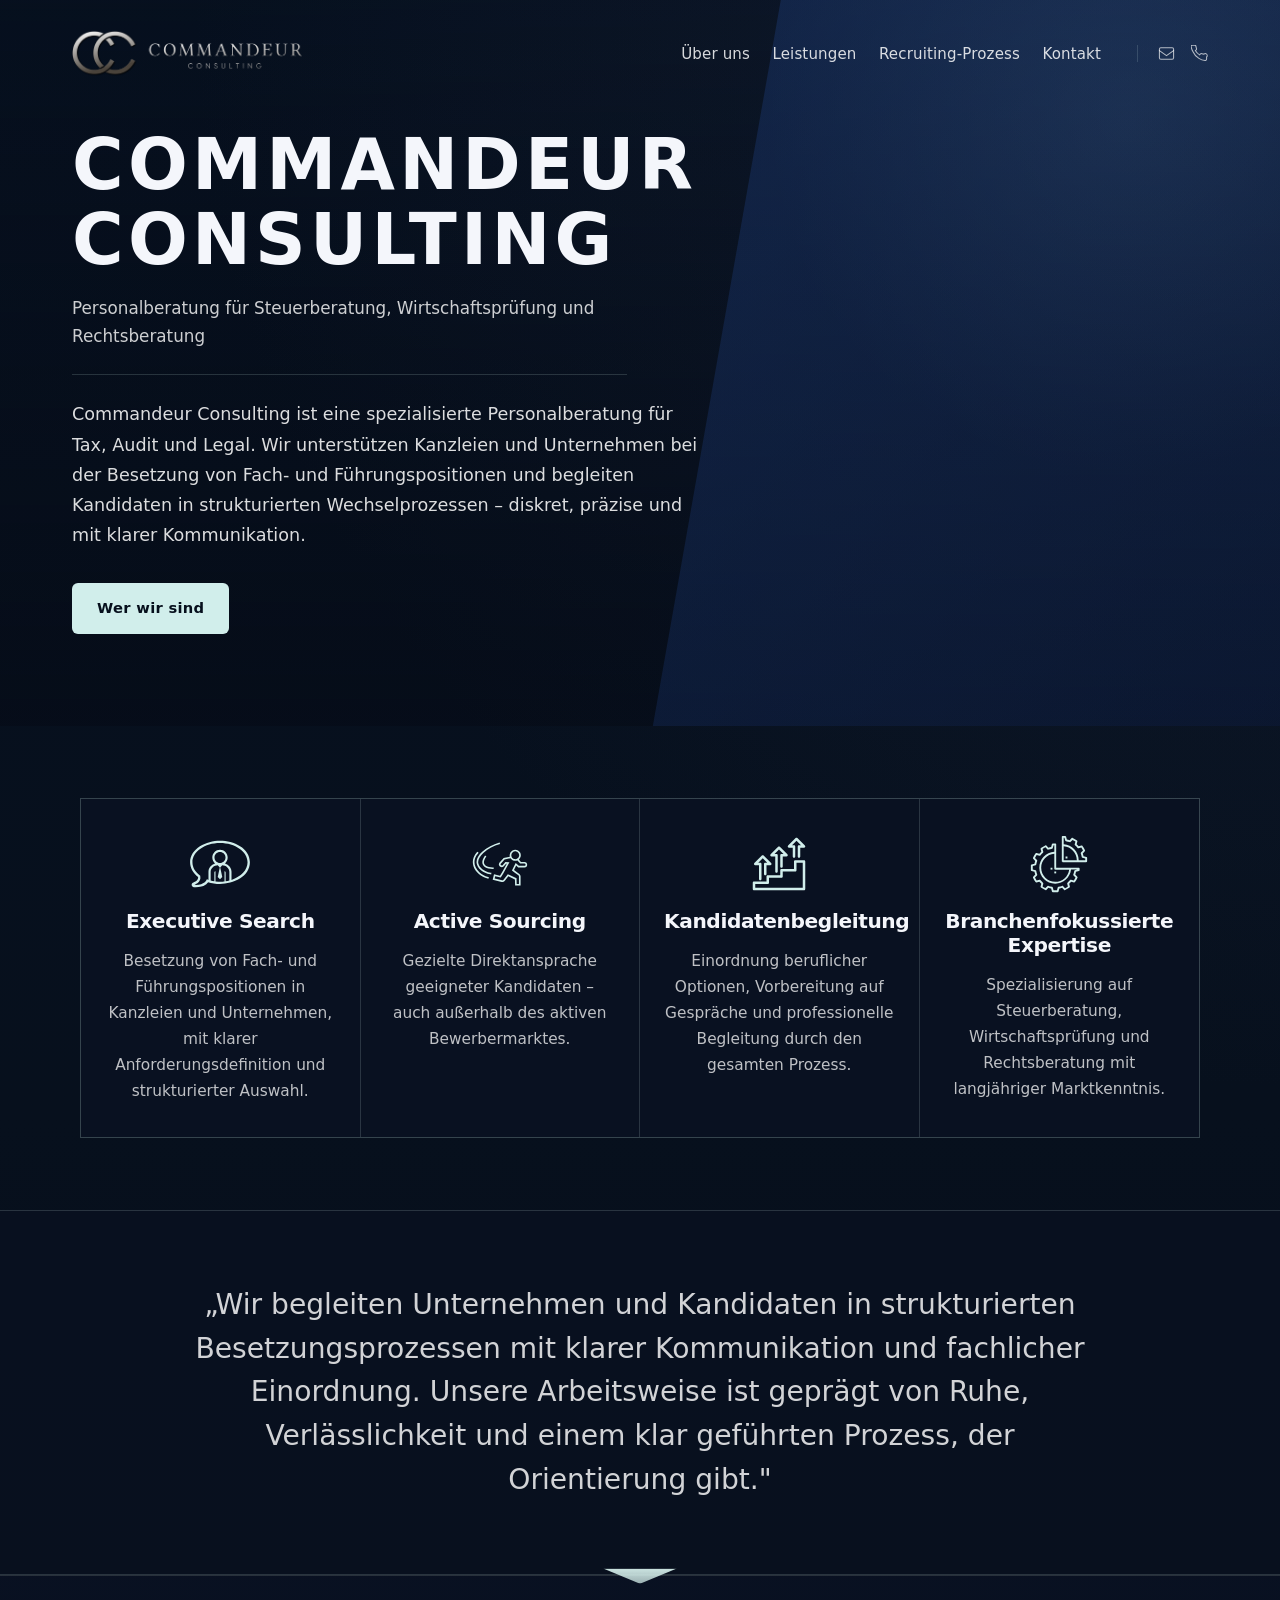
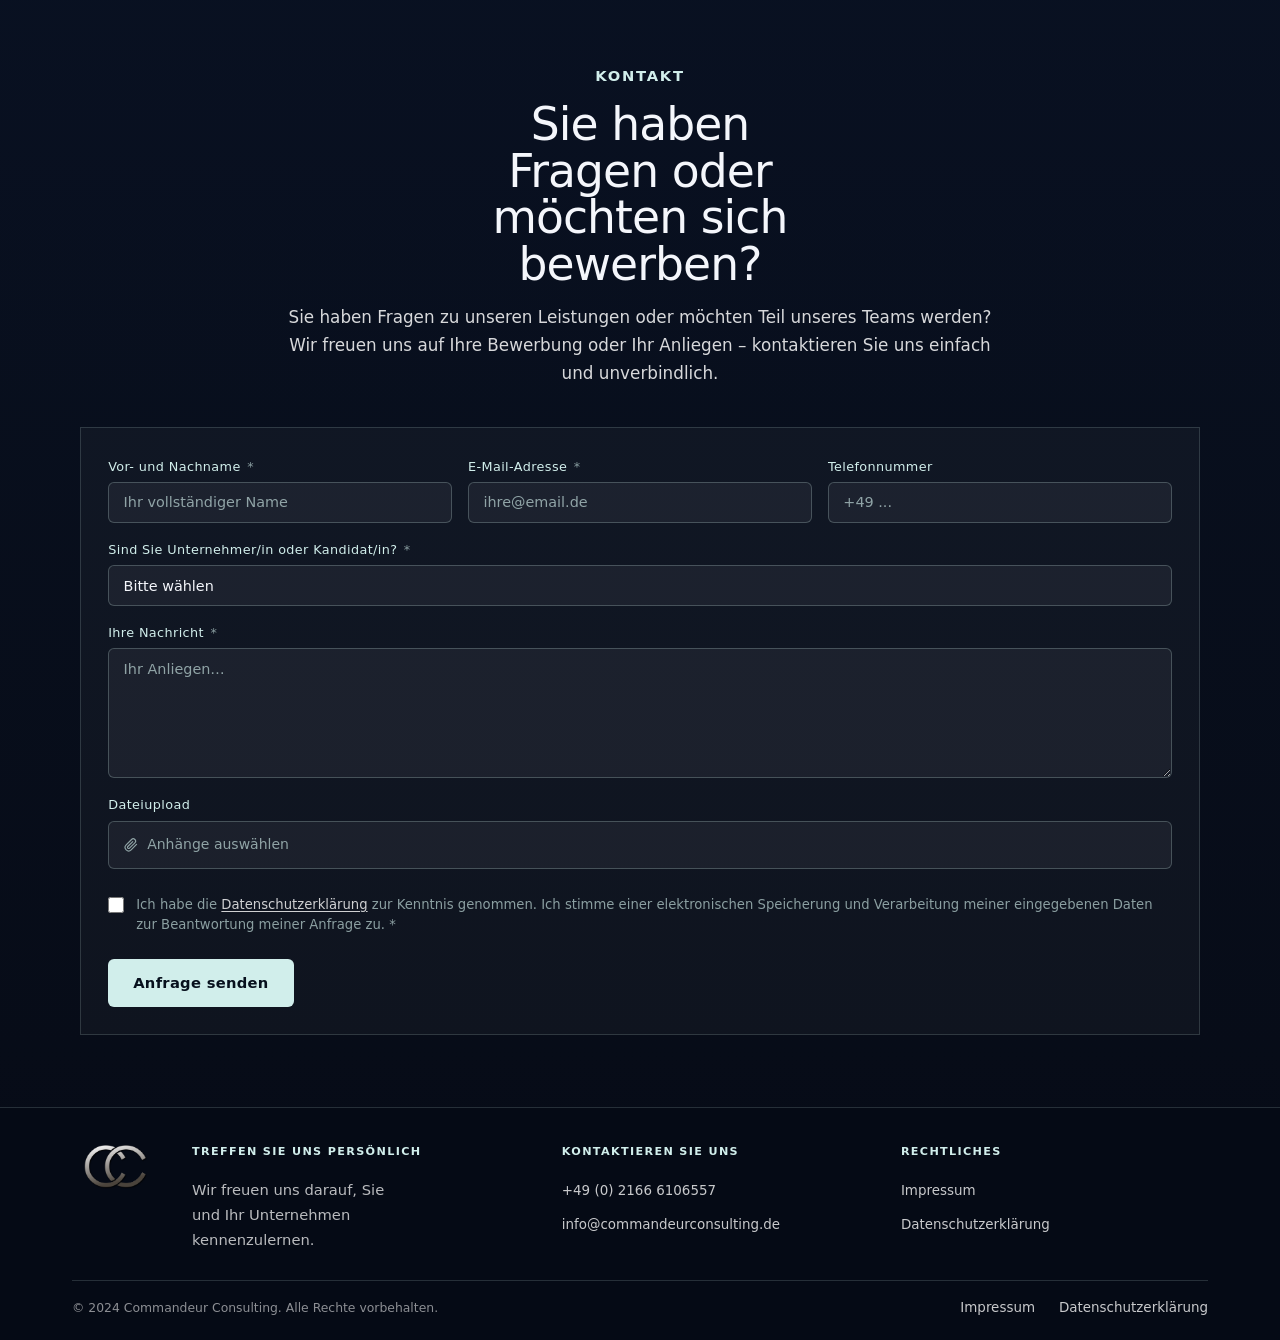
<file: frontend/index.html>
<!DOCTYPE html>
<html lang="de">
<head>
  <meta charset="UTF-8">
  <meta name="viewport" content="width=device-width, initial-scale=1.0">
  <title>Commandeur Consulting – Personalberatung für Tax, Audit und Legal</title>
  <link rel="stylesheet" href="css/styles.css">
</head>
<body class="home-page">

  <!-- Header -->
  <header class="header">
    <div class="container header__inner">
      <a href="index.html" class="header__logo" aria-label="Commandeur Consulting Startseite">
        <img src="assets/brand/logo-commandeur-consulting.png" alt="Commandeur Consulting" class="header__logo-image">
      </a>
      <nav class="nav" aria-label="Hauptnavigation">
        <ul class="nav__list">
          <li><a href="../pages/ueber-uns.html" class="nav__link">Über uns</a></li>
          <li><a href="../pages/leistungen.html" class="nav__link">Leistungen</a></li>
          <li><a href="../pages/recruiting-prozess.html" class="nav__link">Recruiting-Prozess</a></li>
          <li><a href="../pages/kontakt.html" class="nav__link">Kontakt</a></li>
        </ul>
        <div class="nav__contacts">
          <a href="mailto:info@commandeurconsulting.de" class="nav__contact-link" aria-label="E-Mail: info@commandeurconsulting.de">
            <svg width="17" height="17" viewBox="0 0 24 24" fill="none" stroke="currentColor" stroke-width="1.5" stroke-linecap="round" stroke-linejoin="round" aria-hidden="true"><rect x="2" y="4" width="20" height="16" rx="2"/><path d="M2 8l10 7 10-7"/></svg>
          </a>
          <a href="tel:+4921666106557" class="nav__contact-link" aria-label="Telefon: +49 2166 6106557">
            <svg width="17" height="17" viewBox="0 0 24 24" fill="none" stroke="currentColor" stroke-width="1.5" stroke-linecap="round" stroke-linejoin="round" aria-hidden="true"><path d="M22 16.92v3a2 2 0 01-2.18 2 19.79 19.79 0 01-8.63-3.07A19.5 19.5 0 013.07 9.81a19.79 19.79 0 01-3.07-8.63A2 2 0 012 .18h3a2 2 0 012 1.72c.127.96.361 1.903.7 2.81a2 2 0 01-.45 2.11L6.09 7.91a16 16 0 006 6l1.27-1.27a2 2 0 012.11-.45c.907.339 1.85.573 2.81.7A2 2 0 0122 16.92z"/></svg>
          </a>
        </div>
      </nav>
      <button class="burger" aria-label="Navigation öffnen" aria-expanded="false">
        <span class="burger__bar"></span>
        <span class="burger__bar"></span>
        <span class="burger__bar"></span>
      </button>
    </div>
  </header>

  <!-- Mobile Navigation -->
  <div class="mobile-nav" aria-hidden="true">
    <ul class="mobile-nav__list">
      <li><a href="../pages/ueber-uns.html" class="mobile-nav__link">Über uns</a></li>
      <li><a href="../pages/leistungen.html" class="mobile-nav__link">Leistungen</a></li>
      <li><a href="../pages/recruiting-prozess.html" class="mobile-nav__link">Recruiting-Prozess</a></li>
      <li><a href="../pages/kontakt.html" class="mobile-nav__link">Kontakt</a></li>
    </ul>
    <div class="mobile-nav__contacts">
      <a href="mailto:info@commandeurconsulting.de" class="mobile-nav__contact">info@commandeurconsulting.de</a>
      <a href="tel:+4921666106557" class="mobile-nav__contact">+49 (0) 2166 6106557</a>
    </div>
  </div>

  <main>

    <!-- Hero -->
    <section class="hero section--lg">
      <div class="container">
        <div class="hero__inner">
          <h1 class="hero__h1">COMMANDEUR CONSULTING</h1>
          <p class="hero__tagline">Personalberatung für Steuerberatung, Wirtschaftsprüfung und Rechtsberatung</p>
          <p class="hero__text">Commandeur Consulting ist eine spezialisierte Personalberatung für Tax, Audit und Legal. Wir unterstützen Kanzleien und Unternehmen bei der Besetzung von Fach- und Führungspositionen und begleiten Kandidaten in strukturierten Wechselprozessen – diskret, präzise und mit klarer Kommunikation.</p>
          <div class="hero__actions">
            <a href="../pages/ueber-uns.html" class="btn btn--primary">Wer wir sind</a>
          </div>
        </div>
      </div>
    </section>

    <!-- Leistungskarten -->
    <section class="section section--cards">
      <div class="container">
        <div class="cards">
          <div class="card">
            <span class="card__icon" aria-hidden="true">
              <img src="assets/icons/home-executive-search.svg" alt="" class="card__icon-image">
            </span>
            <h3 class="card__title">Executive Search</h3>
            <p class="card__text">Besetzung von Fach- und Führungspositionen in Kanzleien und Unternehmen, mit klarer Anforderungsdefinition und strukturierter Auswahl.</p>
          </div>
          <div class="card">
            <span class="card__icon" aria-hidden="true">
              <img src="assets/icons/home-active-sourcing.svg" alt="" class="card__icon-image">
            </span>
            <h3 class="card__title">Active Sourcing</h3>
            <p class="card__text">Gezielte Direktansprache geeigneter Kandidaten – auch außerhalb des aktiven Bewerbermarktes.</p>
          </div>
          <div class="card">
            <span class="card__icon" aria-hidden="true">
              <img src="assets/icons/home-kandidatenbegleitung.svg" alt="" class="card__icon-image">
            </span>
            <h3 class="card__title">Kandidatenbegleitung</h3>
            <p class="card__text">Einordnung beruflicher Optionen, Vorbereitung auf Gespräche und professionelle Begleitung durch den gesamten Prozess.</p>
          </div>
          <div class="card">
            <span class="card__icon" aria-hidden="true">
              <img src="assets/icons/home-branchenexpertise.svg" alt="" class="card__icon-image">
            </span>
            <h3 class="card__title">Branchenfokussierte Expertise</h3>
            <p class="card__text">Spezialisierung auf Steuerberatung, Wirtschaftsprüfung und Rechtsberatung mit langjähriger Marktkenntnis.</p>
          </div>
        </div>
      </div>
    </section>

    <!-- Erklärblock -->
    <section class="statement section">
      <div class="container">
        <div class="statement__inner">
          <p class="statement__quote">„Wir begleiten Unternehmen und Kandidaten in strukturierten Besetzungsprozessen mit klarer Kommunikation und fachlicher Einordnung. Unsere Arbeitsweise ist geprägt von Ruhe, Verlässlichkeit und einem klar geführten Prozess, der Orientierung gibt."</p>
        </div>
      </div>
    </section>

    <!-- Kontaktformular -->
    <section class="contact-section section">
      <div class="container">
        <div class="contact-section__intro">
          <span class="contact-section__eyebrow kicker">Kontakt</span>
          <h2 class="contact-section__heading">Sie haben Fragen oder möchten sich bewerben?</h2>
          <p class="contact-section__lead">Sie haben Fragen zu unseren Leistungen oder möchten Teil unseres Teams werden? Wir freuen uns auf Ihre Bewerbung oder Ihr Anliegen – kontaktieren Sie uns einfach und unverbindlich.</p>
        </div>
        <div class="contact-grid">
          <div class="contact-form">
            <form class="form" data-validate>
              <div class="form__row">
                <div class="form__group">
                  <label class="form__label" for="name">Vor- und Nachname <span class="req">*</span></label>
                  <input class="form__input" type="text" id="name" name="name" placeholder="Ihr vollständiger Name" required>
                  <span class="form__error-msg"></span>
                </div>
                <div class="form__group">
                  <label class="form__label" for="email">E-Mail-Adresse <span class="req">*</span></label>
                  <input class="form__input" type="email" id="email" name="email" placeholder="ihre@email.de" required>
                  <span class="form__error-msg"></span>
                </div>
                <div class="form__group">
                  <label class="form__label" for="phone">Telefonnummer</label>
                  <input class="form__input" type="tel" id="phone" name="phone" placeholder="+49 ...">
                </div>
              </div>
              <div class="form__row">
                <div class="form__group">
                  <label class="form__label" for="type">Sind Sie Unternehmer/in oder Kandidat/in? <span class="req">*</span></label>
                  <select class="form__select" id="type" name="type" required>
                    <option value="" disabled selected>Bitte wählen</option>
                    <option value="unternehmen">Unternehmen</option>
                    <option value="kandidat">Kandidat</option>
                  </select>
                  <span class="form__error-msg"></span>
                </div>
              </div>
              <div class="form__group">
                <label class="form__label" for="message">Ihre Nachricht <span class="req">*</span></label>
                <textarea class="form__textarea" id="message" name="message" placeholder="Ihr Anliegen…" required></textarea>
                <span class="form__error-msg"></span>
              </div>
              <div class="form__group">
                <label class="form__label">Dateiupload</label>
                <div class="form__file-wrapper">
                  <label class="form__file-label">
                    <svg width="14" height="14" viewBox="0 0 24 24" fill="none" stroke="currentColor" stroke-width="2" stroke-linecap="round" stroke-linejoin="round"><path d="M21.44 11.05l-9.19 9.19a6 6 0 0 1-8.49-8.49l9.19-9.19a4 4 0 0 1 5.66 5.66l-9.2 9.19a2 2 0 0 1-2.83-2.83l8.49-8.48"/></svg>
                    Anhänge auswählen
                    <input class="form__file" type="file" name="file" accept=".pdf,.doc,.docx">
                  </label>
                </div>
                <span class="form__file-name"></span>
              </div>
              <div class="form__group">
                <div class="form__checkbox-group">
                  <input class="form__checkbox" type="checkbox" id="privacy" name="privacy" required>
                  <label class="form__checkbox-label" for="privacy">
                    Ich habe die <a href="../pages/datenschutz.html">Datenschutzerklärung</a> zur Kenntnis genommen. Ich stimme einer elektronischen Speicherung und Verarbeitung meiner eingegebenen Daten zur Beantwortung meiner Anfrage zu. <span class="req">*</span>
                  </label>
                </div>
              </div>
              <button type="submit" class="btn btn--primary form__submit">Anfrage senden</button>
            </form>
          </div>
        </div>
      </div>
    </section>

  </main>

  <!-- Footer -->
  <footer class="footer">
    <div class="container">
      <div class="footer__inner">
        <div class="footer__logo-block">
          <img src="assets/brand/brand-mark-cc.png" alt="" class="footer__mark-image">
        </div>
        <div>
          <p class="footer__heading">Treffen Sie uns persönlich</p>
          <p class="footer__text">Wir freuen uns darauf, Sie und Ihr Unternehmen kennenzulernen.</p>
        </div>
        <div>
          <p class="footer__heading">Kontaktieren Sie uns</p>
          <ul class="footer__links">
            <li><a href="tel:+4921666106557" class="footer__link">+49 (0) 2166 6106557</a></li>
            <li><a href="mailto:info@commandeurconsulting.de" class="footer__link">info@commandeurconsulting.de</a></li>
          </ul>
        </div>
        <div>
          <p class="footer__heading">Rechtliches</p>
          <ul class="footer__links">
            <li><a href="../pages/impressum.html" class="footer__link">Impressum</a></li>
            <li><a href="../pages/datenschutz.html" class="footer__link">Datenschutzerklärung</a></li>
          </ul>
        </div>
      </div>
      <div class="footer__bottom">
        <p class="footer__copy">&copy; 2024 Commandeur Consulting. Alle Rechte vorbehalten.</p>
        <nav class="footer__legal" aria-label="Rechtliches">
          <a href="../pages/impressum.html" class="footer__link">Impressum</a>
          <a href="../pages/datenschutz.html" class="footer__link">Datenschutzerklärung</a>
        </nav>
      </div>
    </div>
  </footer>

  <script src="js/main.js"></script>
</body>
</html>
</file>
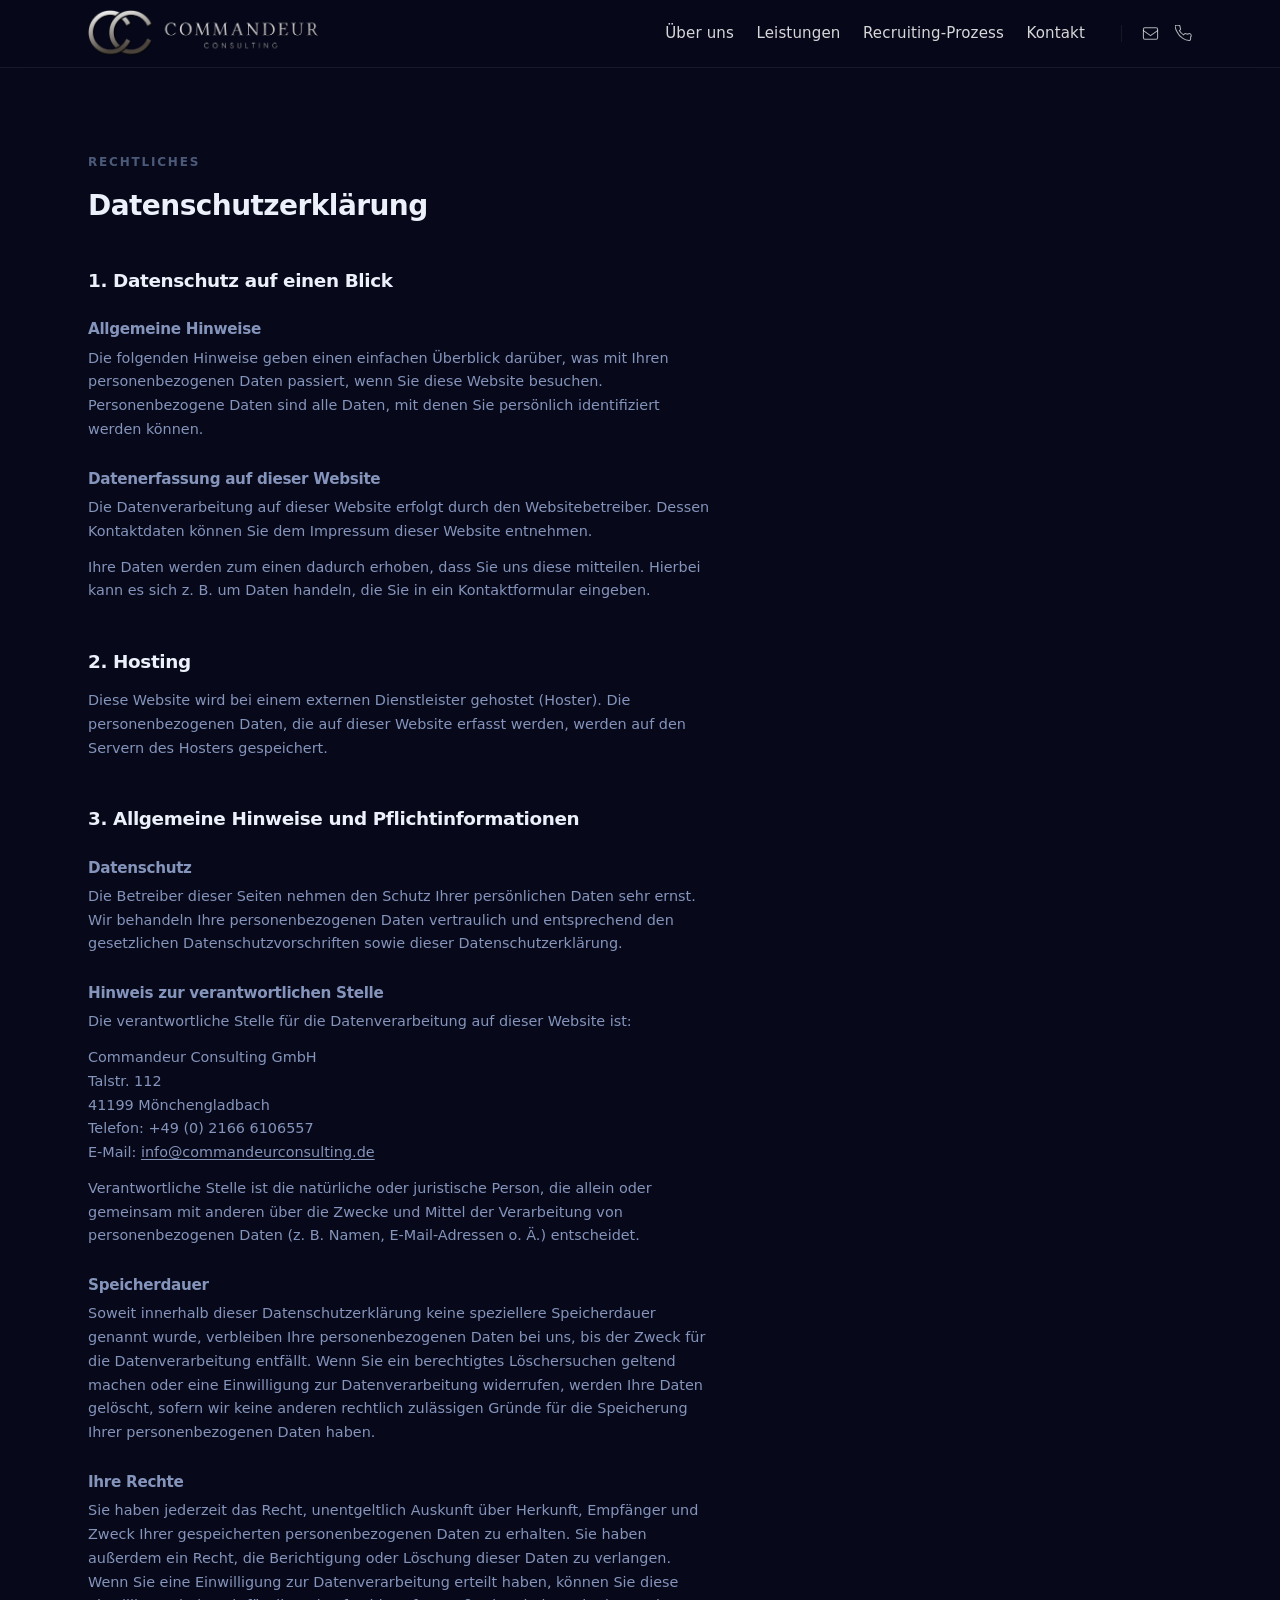
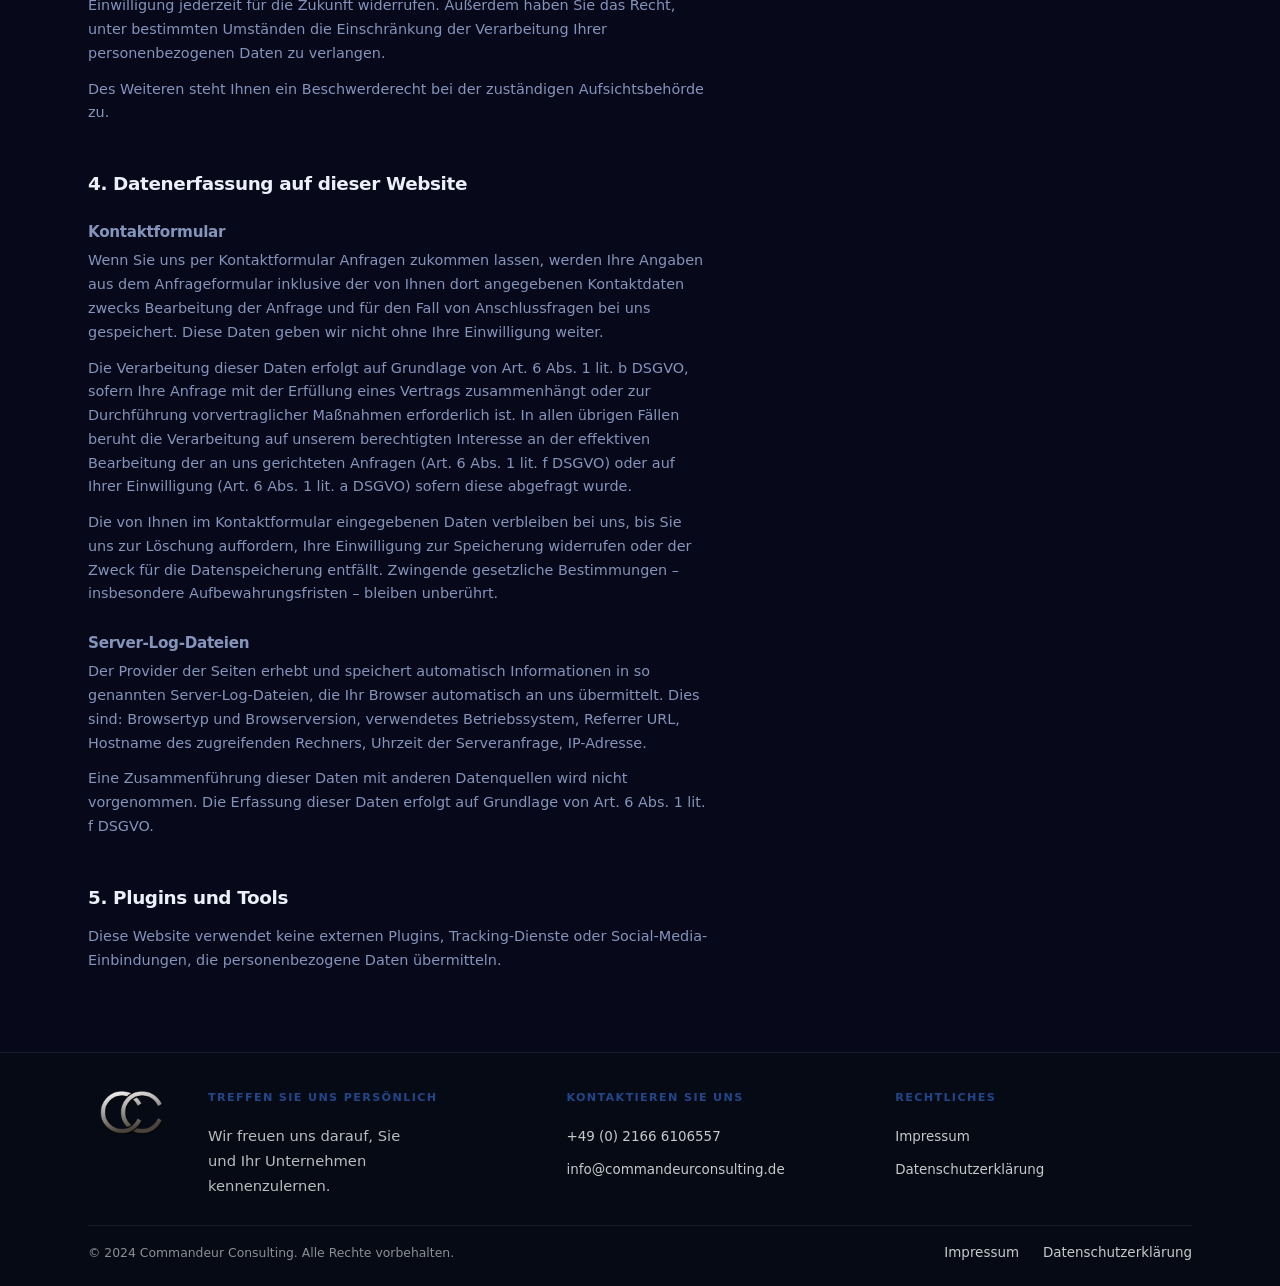
<file: pages/datenschutz.html>
<!DOCTYPE html>
<html lang="de">
<head>
  <meta charset="UTF-8">
  <meta name="viewport" content="width=device-width, initial-scale=1.0">
  <title>Datenschutzerklärung – Commandeur Consulting</title>
  <link rel="stylesheet" href="../frontend/css/styles.css">
</head>
<body class="legal-page">

  <!-- Header -->
  <header class="header">
    <div class="container header__inner">
      <a href="../frontend/index.html" class="header__logo" aria-label="Commandeur Consulting Startseite">
        <img src="../frontend/assets/brand/logo-commandeur-consulting.png" alt="Commandeur Consulting" class="header__logo-image">
      </a>
      <nav class="nav" aria-label="Hauptnavigation">
        <ul class="nav__list">
          <li><a href="ueber-uns.html" class="nav__link">Über uns</a></li>
          <li><a href="leistungen.html" class="nav__link">Leistungen</a></li>
          <li><a href="recruiting-prozess.html" class="nav__link">Recruiting-Prozess</a></li>
          <li><a href="kontakt.html" class="nav__link">Kontakt</a></li>
        </ul>
        <div class="nav__contacts">
          <a href="mailto:info@commandeurconsulting.de" class="nav__contact-link" aria-label="E-Mail: info@commandeurconsulting.de">
            <svg width="17" height="17" viewBox="0 0 24 24" fill="none" stroke="currentColor" stroke-width="1.5" stroke-linecap="round" stroke-linejoin="round" aria-hidden="true"><rect x="2" y="4" width="20" height="16" rx="2"/><path d="M2 8l10 7 10-7"/></svg>
          </a>
          <a href="tel:+4921666106557" class="nav__contact-link" aria-label="Telefon: +49 2166 6106557">
            <svg width="17" height="17" viewBox="0 0 24 24" fill="none" stroke="currentColor" stroke-width="1.5" stroke-linecap="round" stroke-linejoin="round" aria-hidden="true"><path d="M22 16.92v3a2 2 0 01-2.18 2 19.79 19.79 0 01-8.63-3.07A19.5 19.5 0 013.07 9.81a19.79 19.79 0 01-3.07-8.63A2 2 0 012 .18h3a2 2 0 012 1.72c.127.96.361 1.903.7 2.81a2 2 0 01-.45 2.11L6.09 7.91a16 16 0 006 6l1.27-1.27a2 2 0 012.11-.45c.907.339 1.85.573 2.81.7A2 2 0 0122 16.92z"/></svg>
          </a>
        </div>
      </nav>
      <button class="burger" aria-label="Navigation öffnen" aria-expanded="false">
        <span class="burger__bar"></span>
        <span class="burger__bar"></span>
        <span class="burger__bar"></span>
      </button>
    </div>
  </header>

  <!-- Mobile Navigation -->
  <div class="mobile-nav" aria-hidden="true">
    <ul class="mobile-nav__list">
      <li><a href="ueber-uns.html" class="mobile-nav__link">Über uns</a></li>
      <li><a href="leistungen.html" class="mobile-nav__link">Leistungen</a></li>
      <li><a href="recruiting-prozess.html" class="mobile-nav__link">Recruiting-Prozess</a></li>
      <li><a href="kontakt.html" class="mobile-nav__link">Kontakt</a></li>
    </ul>
    <div class="mobile-nav__contacts">
      <a href="mailto:info@commandeurconsulting.de" class="mobile-nav__contact">info@commandeurconsulting.de</a>
      <a href="tel:+4921666106557" class="mobile-nav__contact">+49 (0) 2166 6106557</a>
    </div>
  </div>

  <main>
    <div class="container">
      <div class="legal-content">
        <span class="kicker">Rechtliches</span>
        <h1>Datenschutzerklärung</h1>

        <h2>1. Datenschutz auf einen Blick</h2>

        <h3>Allgemeine Hinweise</h3>
        <p>Die folgenden Hinweise geben einen einfachen Überblick darüber, was mit Ihren personenbezogenen Daten passiert, wenn Sie diese Website besuchen. Personenbezogene Daten sind alle Daten, mit denen Sie persönlich identifiziert werden können.</p>

        <h3>Datenerfassung auf dieser Website</h3>
        <p>Die Datenverarbeitung auf dieser Website erfolgt durch den Websitebetreiber. Dessen Kontaktdaten können Sie dem Impressum dieser Website entnehmen.</p>
        <p>Ihre Daten werden zum einen dadurch erhoben, dass Sie uns diese mitteilen. Hierbei kann es sich z. B. um Daten handeln, die Sie in ein Kontaktformular eingeben.</p>

        <h2>2. Hosting</h2>
        <p>Diese Website wird bei einem externen Dienstleister gehostet (Hoster). Die personenbezogenen Daten, die auf dieser Website erfasst werden, werden auf den Servern des Hosters gespeichert.</p>

        <h2>3. Allgemeine Hinweise und Pflichtinformationen</h2>

        <h3>Datenschutz</h3>
        <p>Die Betreiber dieser Seiten nehmen den Schutz Ihrer persönlichen Daten sehr ernst. Wir behandeln Ihre personenbezogenen Daten vertraulich und entsprechend den gesetzlichen Datenschutzvorschriften sowie dieser Datenschutzerklärung.</p>

        <h3>Hinweis zur verantwortlichen Stelle</h3>
        <p>Die verantwortliche Stelle für die Datenverarbeitung auf dieser Website ist:</p>
        <p>Commandeur Consulting GmbH<br>
        Talstr. 112<br>
        41199 Mönchengladbach<br>
        Telefon: +49 (0) 2166 6106557<br>
        E-Mail: <a href="mailto:info@commandeurconsulting.de">info@commandeurconsulting.de</a></p>
        <p>Verantwortliche Stelle ist die natürliche oder juristische Person, die allein oder gemeinsam mit anderen über die Zwecke und Mittel der Verarbeitung von personenbezogenen Daten (z. B. Namen, E-Mail-Adressen o. Ä.) entscheidet.</p>

        <h3>Speicherdauer</h3>
        <p>Soweit innerhalb dieser Datenschutzerklärung keine speziellere Speicherdauer genannt wurde, verbleiben Ihre personenbezogenen Daten bei uns, bis der Zweck für die Datenverarbeitung entfällt. Wenn Sie ein berechtigtes Löschersuchen geltend machen oder eine Einwilligung zur Datenverarbeitung widerrufen, werden Ihre Daten gelöscht, sofern wir keine anderen rechtlich zulässigen Gründe für die Speicherung Ihrer personenbezogenen Daten haben.</p>

        <h3>Ihre Rechte</h3>
        <p>Sie haben jederzeit das Recht, unentgeltlich Auskunft über Herkunft, Empfänger und Zweck Ihrer gespeicherten personenbezogenen Daten zu erhalten. Sie haben außerdem ein Recht, die Berichtigung oder Löschung dieser Daten zu verlangen. Wenn Sie eine Einwilligung zur Datenverarbeitung erteilt haben, können Sie diese Einwilligung jederzeit für die Zukunft widerrufen. Außerdem haben Sie das Recht, unter bestimmten Umständen die Einschränkung der Verarbeitung Ihrer personenbezogenen Daten zu verlangen.</p>
        <p>Des Weiteren steht Ihnen ein Beschwerderecht bei der zuständigen Aufsichtsbehörde zu.</p>

        <h2>4. Datenerfassung auf dieser Website</h2>

        <h3>Kontaktformular</h3>
        <p>Wenn Sie uns per Kontaktformular Anfragen zukommen lassen, werden Ihre Angaben aus dem Anfrageformular inklusive der von Ihnen dort angegebenen Kontaktdaten zwecks Bearbeitung der Anfrage und für den Fall von Anschlussfragen bei uns gespeichert. Diese Daten geben wir nicht ohne Ihre Einwilligung weiter.</p>
        <p>Die Verarbeitung dieser Daten erfolgt auf Grundlage von Art. 6 Abs. 1 lit. b DSGVO, sofern Ihre Anfrage mit der Erfüllung eines Vertrags zusammenhängt oder zur Durchführung vorvertraglicher Maßnahmen erforderlich ist. In allen übrigen Fällen beruht die Verarbeitung auf unserem berechtigten Interesse an der effektiven Bearbeitung der an uns gerichteten Anfragen (Art. 6 Abs. 1 lit. f DSGVO) oder auf Ihrer Einwilligung (Art. 6 Abs. 1 lit. a DSGVO) sofern diese abgefragt wurde.</p>
        <p>Die von Ihnen im Kontaktformular eingegebenen Daten verbleiben bei uns, bis Sie uns zur Löschung auffordern, Ihre Einwilligung zur Speicherung widerrufen oder der Zweck für die Datenspeicherung entfällt. Zwingende gesetzliche Bestimmungen – insbesondere Aufbewahrungsfristen – bleiben unberührt.</p>

        <h3>Server-Log-Dateien</h3>
        <p>Der Provider der Seiten erhebt und speichert automatisch Informationen in so genannten Server-Log-Dateien, die Ihr Browser automatisch an uns übermittelt. Dies sind: Browsertyp und Browserversion, verwendetes Betriebssystem, Referrer URL, Hostname des zugreifenden Rechners, Uhrzeit der Serveranfrage, IP-Adresse.</p>
        <p>Eine Zusammenführung dieser Daten mit anderen Datenquellen wird nicht vorgenommen. Die Erfassung dieser Daten erfolgt auf Grundlage von Art. 6 Abs. 1 lit. f DSGVO.</p>

        <h2>5. Plugins und Tools</h2>
        <p>Diese Website verwendet keine externen Plugins, Tracking-Dienste oder Social-Media-Einbindungen, die personenbezogene Daten übermitteln.</p>
      </div>
    </div>
  </main>

  <!-- Footer -->
  <footer class="footer">
    <div class="container">
      <div class="footer__inner">
        <div class="footer__logo-block">
          <img src="../frontend/assets/brand/brand-mark-cc.png" alt="" class="footer__mark-image">
        </div>
        <div>
          <p class="footer__heading">Treffen Sie uns persönlich</p>
          <p class="footer__text">Wir freuen uns darauf, Sie und Ihr Unternehmen kennenzulernen.</p>
        </div>
        <div>
          <p class="footer__heading">Kontaktieren Sie uns</p>
          <ul class="footer__links">
            <li><a href="tel:+4921666106557" class="footer__link">+49 (0) 2166 6106557</a></li>
            <li><a href="mailto:info@commandeurconsulting.de" class="footer__link">info@commandeurconsulting.de</a></li>
          </ul>
        </div>
        <div>
          <p class="footer__heading">Rechtliches</p>
          <ul class="footer__links">
            <li><a href="impressum.html" class="footer__link">Impressum</a></li>
            <li><a href="datenschutz.html" class="footer__link">Datenschutzerklärung</a></li>
          </ul>
        </div>
      </div>
      <div class="footer__bottom">
        <p class="footer__copy">&copy; 2024 Commandeur Consulting. Alle Rechte vorbehalten.</p>
        <nav class="footer__legal" aria-label="Rechtliches">
          <a href="impressum.html" class="footer__link">Impressum</a>
          <a href="datenschutz.html" class="footer__link">Datenschutzerklärung</a>
        </nav>
      </div>
    </div>
  </footer>

  <script src="../frontend/js/main.js"></script>
</body>
</html>
</file>
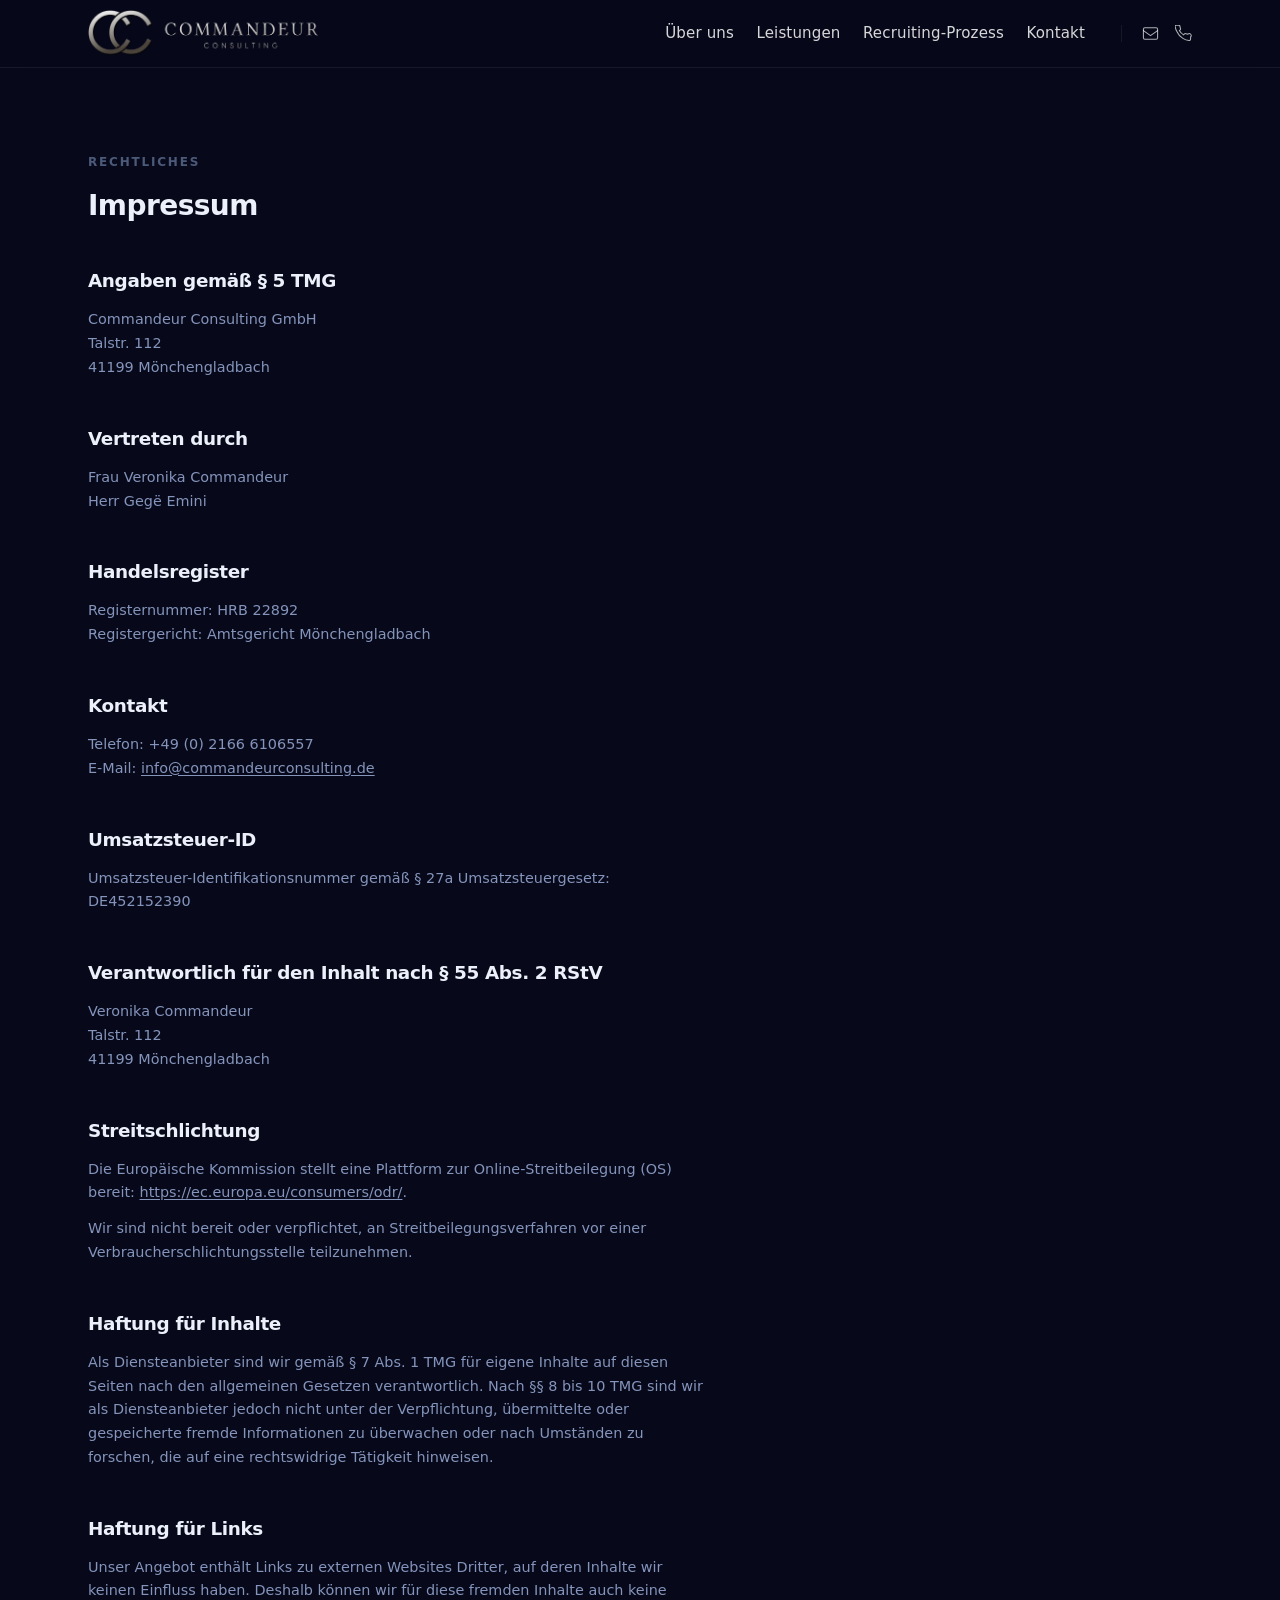
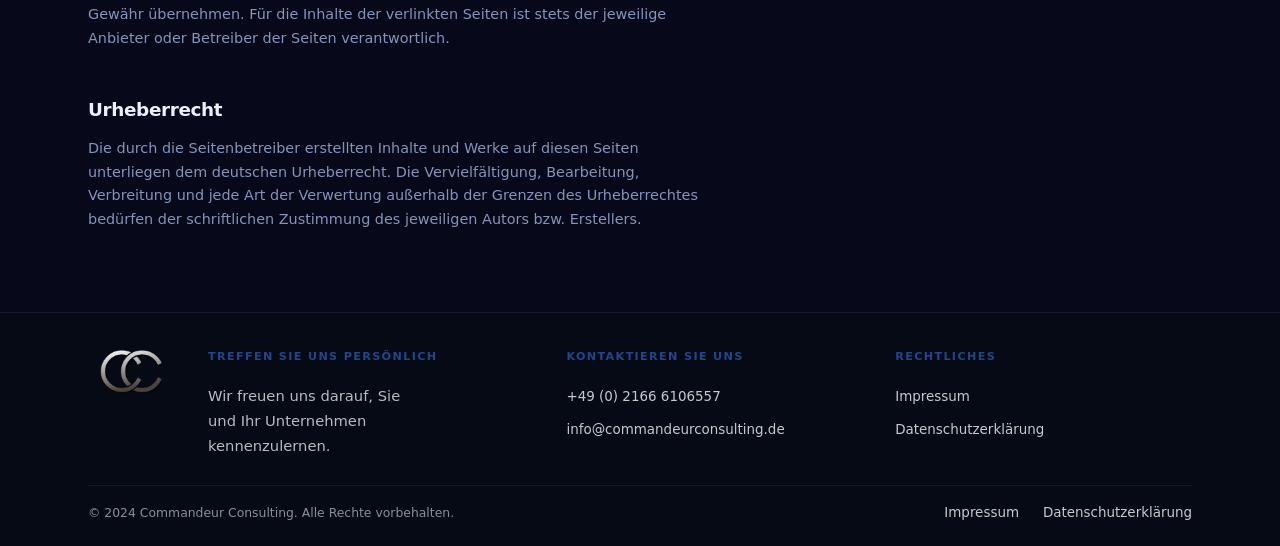
<file: pages/impressum.html>
<!DOCTYPE html>
<html lang="de">
<head>
  <meta charset="UTF-8">
  <meta name="viewport" content="width=device-width, initial-scale=1.0">
  <title>Impressum – Commandeur Consulting</title>
  <link rel="stylesheet" href="../frontend/css/styles.css">
</head>
<body class="legal-page">

  <!-- Header -->
  <header class="header">
    <div class="container header__inner">
      <a href="../frontend/index.html" class="header__logo" aria-label="Commandeur Consulting Startseite">
        <img src="../frontend/assets/brand/logo-commandeur-consulting.png" alt="Commandeur Consulting" class="header__logo-image">
      </a>
      <nav class="nav" aria-label="Hauptnavigation">
        <ul class="nav__list">
          <li><a href="ueber-uns.html" class="nav__link">Über uns</a></li>
          <li><a href="leistungen.html" class="nav__link">Leistungen</a></li>
          <li><a href="recruiting-prozess.html" class="nav__link">Recruiting-Prozess</a></li>
          <li><a href="kontakt.html" class="nav__link">Kontakt</a></li>
        </ul>
        <div class="nav__contacts">
          <a href="mailto:info@commandeurconsulting.de" class="nav__contact-link" aria-label="E-Mail: info@commandeurconsulting.de">
            <svg width="17" height="17" viewBox="0 0 24 24" fill="none" stroke="currentColor" stroke-width="1.5" stroke-linecap="round" stroke-linejoin="round" aria-hidden="true"><rect x="2" y="4" width="20" height="16" rx="2"/><path d="M2 8l10 7 10-7"/></svg>
          </a>
          <a href="tel:+4921666106557" class="nav__contact-link" aria-label="Telefon: +49 2166 6106557">
            <svg width="17" height="17" viewBox="0 0 24 24" fill="none" stroke="currentColor" stroke-width="1.5" stroke-linecap="round" stroke-linejoin="round" aria-hidden="true"><path d="M22 16.92v3a2 2 0 01-2.18 2 19.79 19.79 0 01-8.63-3.07A19.5 19.5 0 013.07 9.81a19.79 19.79 0 01-3.07-8.63A2 2 0 012 .18h3a2 2 0 012 1.72c.127.96.361 1.903.7 2.81a2 2 0 01-.45 2.11L6.09 7.91a16 16 0 006 6l1.27-1.27a2 2 0 012.11-.45c.907.339 1.85.573 2.81.7A2 2 0 0122 16.92z"/></svg>
          </a>
        </div>
      </nav>
      <button class="burger" aria-label="Navigation öffnen" aria-expanded="false">
        <span class="burger__bar"></span>
        <span class="burger__bar"></span>
        <span class="burger__bar"></span>
      </button>
    </div>
  </header>

  <!-- Mobile Navigation -->
  <div class="mobile-nav" aria-hidden="true">
    <ul class="mobile-nav__list">
      <li><a href="ueber-uns.html" class="mobile-nav__link">Über uns</a></li>
      <li><a href="leistungen.html" class="mobile-nav__link">Leistungen</a></li>
      <li><a href="recruiting-prozess.html" class="mobile-nav__link">Recruiting-Prozess</a></li>
      <li><a href="kontakt.html" class="mobile-nav__link">Kontakt</a></li>
    </ul>
    <div class="mobile-nav__contacts">
      <a href="mailto:info@commandeurconsulting.de" class="mobile-nav__contact">info@commandeurconsulting.de</a>
      <a href="tel:+4921666106557" class="mobile-nav__contact">+49 (0) 2166 6106557</a>
    </div>
  </div>

  <main>
    <div class="container">
      <div class="legal-content">
        <span class="kicker">Rechtliches</span>
        <h1>Impressum</h1>

        <h2>Angaben gemäß § 5 TMG</h2>
        <p>Commandeur Consulting GmbH<br>
        Talstr. 112<br>
        41199 Mönchengladbach</p>

        <h2>Vertreten durch</h2>
        <p>Frau Veronika Commandeur<br>
        Herr Gegë Emini</p>

        <h2>Handelsregister</h2>
        <p>Registernummer: HRB 22892<br>
        Registergericht: Amtsgericht Mönchengladbach</p>

        <h2>Kontakt</h2>
        <p>Telefon: +49 (0) 2166 6106557<br>
        E-Mail: <a href="mailto:info@commandeurconsulting.de">info@commandeurconsulting.de</a></p>

        <h2>Umsatzsteuer-ID</h2>
        <p>Umsatzsteuer-Identifikationsnummer gemäß § 27a Umsatzsteuergesetz:<br>
        DE452152390</p>

        <h2>Verantwortlich für den Inhalt nach § 55 Abs. 2 RStV</h2>
        <p>Veronika Commandeur<br>
        Talstr. 112<br>
        41199 Mönchengladbach</p>

        <h2>Streitschlichtung</h2>
        <p>Die Europäische Kommission stellt eine Plattform zur Online-Streitbeilegung (OS) bereit: <a href="https://ec.europa.eu/consumers/odr/" target="_blank" rel="noopener">https://ec.europa.eu/consumers/odr/</a>.</p>
        <p>Wir sind nicht bereit oder verpflichtet, an Streitbeilegungsverfahren vor einer Verbraucherschlichtungsstelle teilzunehmen.</p>

        <h2>Haftung für Inhalte</h2>
        <p>Als Diensteanbieter sind wir gemäß § 7 Abs. 1 TMG für eigene Inhalte auf diesen Seiten nach den allgemeinen Gesetzen verantwortlich. Nach §§ 8 bis 10 TMG sind wir als Diensteanbieter jedoch nicht unter der Verpflichtung, übermittelte oder gespeicherte fremde Informationen zu überwachen oder nach Umständen zu forschen, die auf eine rechtswidrige Tätigkeit hinweisen.</p>

        <h2>Haftung für Links</h2>
        <p>Unser Angebot enthält Links zu externen Websites Dritter, auf deren Inhalte wir keinen Einfluss haben. Deshalb können wir für diese fremden Inhalte auch keine Gewähr übernehmen. Für die Inhalte der verlinkten Seiten ist stets der jeweilige Anbieter oder Betreiber der Seiten verantwortlich.</p>

        <h2>Urheberrecht</h2>
        <p>Die durch die Seitenbetreiber erstellten Inhalte und Werke auf diesen Seiten unterliegen dem deutschen Urheberrecht. Die Vervielfältigung, Bearbeitung, Verbreitung und jede Art der Verwertung außerhalb der Grenzen des Urheberrechtes bedürfen der schriftlichen Zustimmung des jeweiligen Autors bzw. Erstellers.</p>
      </div>
    </div>
  </main>

  <!-- Footer -->
  <footer class="footer">
    <div class="container">
      <div class="footer__inner">
        <div class="footer__logo-block">
          <img src="../frontend/assets/brand/brand-mark-cc.png" alt="" class="footer__mark-image">
        </div>
        <div>
          <p class="footer__heading">Treffen Sie uns persönlich</p>
          <p class="footer__text">Wir freuen uns darauf, Sie und Ihr Unternehmen kennenzulernen.</p>
        </div>
        <div>
          <p class="footer__heading">Kontaktieren Sie uns</p>
          <ul class="footer__links">
            <li><a href="tel:+4921666106557" class="footer__link">+49 (0) 2166 6106557</a></li>
            <li><a href="mailto:info@commandeurconsulting.de" class="footer__link">info@commandeurconsulting.de</a></li>
          </ul>
        </div>
        <div>
          <p class="footer__heading">Rechtliches</p>
          <ul class="footer__links">
            <li><a href="impressum.html" class="footer__link">Impressum</a></li>
            <li><a href="datenschutz.html" class="footer__link">Datenschutzerklärung</a></li>
          </ul>
        </div>
      </div>
      <div class="footer__bottom">
        <p class="footer__copy">&copy; 2024 Commandeur Consulting. Alle Rechte vorbehalten.</p>
        <nav class="footer__legal" aria-label="Rechtliches">
          <a href="impressum.html" class="footer__link">Impressum</a>
          <a href="datenschutz.html" class="footer__link">Datenschutzerklärung</a>
        </nav>
      </div>
    </div>
  </footer>

  <script src="../frontend/js/main.js"></script>
</body>
</html>
</file>
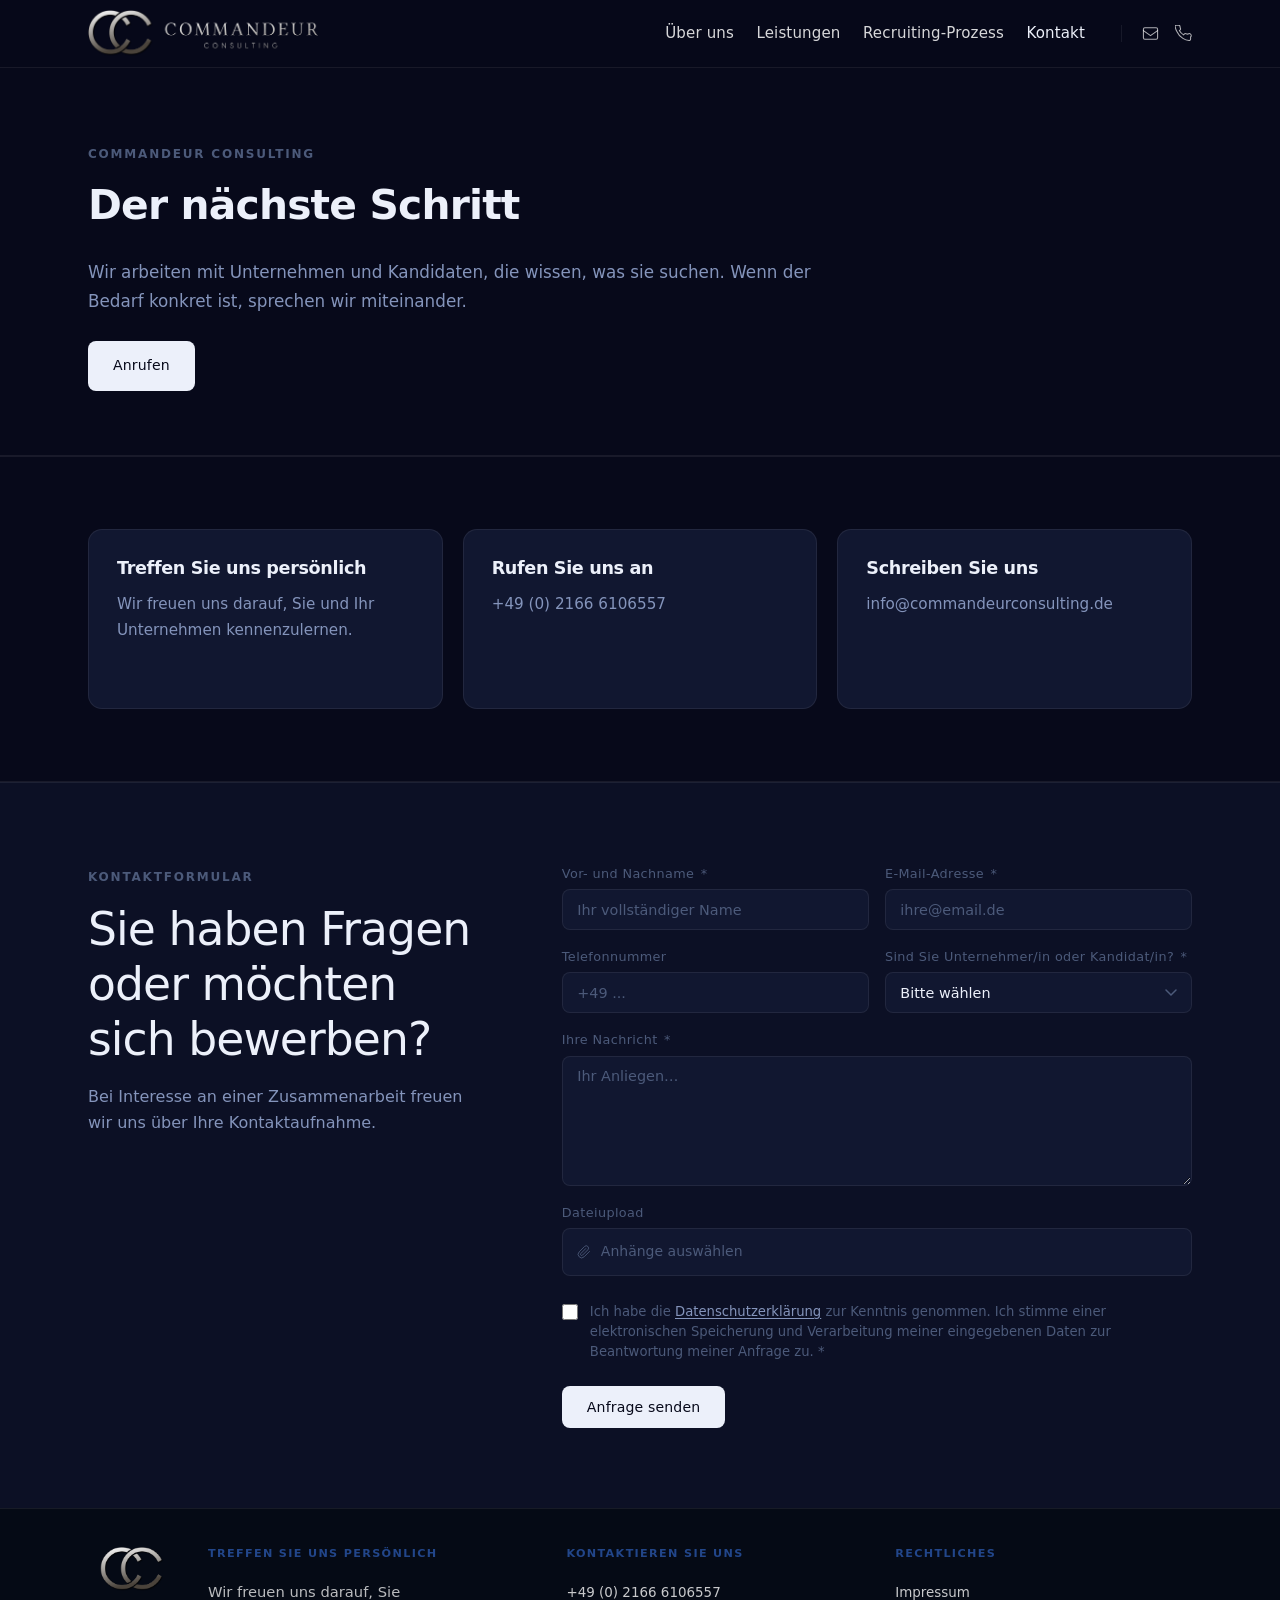
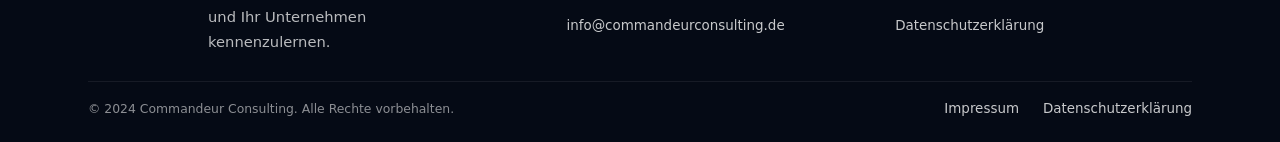
<file: pages/kontakt.html>
<!DOCTYPE html>
<html lang="de">
<head>
  <meta charset="UTF-8">
  <meta name="viewport" content="width=device-width, initial-scale=1.0">
  <title>Kontakt – Commandeur Consulting</title>
  <link rel="stylesheet" href="../frontend/css/styles.css">
</head>
<body class="contact-page">

  <!-- Header -->
  <header class="header">
    <div class="container header__inner">
      <a href="../frontend/index.html" class="header__logo" aria-label="Commandeur Consulting Startseite">
        <img src="../frontend/assets/brand/logo-commandeur-consulting.png" alt="Commandeur Consulting" class="header__logo-image">
      </a>
      <nav class="nav" aria-label="Hauptnavigation">
        <ul class="nav__list">
          <li><a href="ueber-uns.html" class="nav__link">Über uns</a></li>
          <li><a href="leistungen.html" class="nav__link">Leistungen</a></li>
          <li><a href="recruiting-prozess.html" class="nav__link">Recruiting-Prozess</a></li>
          <li><a href="kontakt.html" class="nav__link">Kontakt</a></li>
        </ul>
        <div class="nav__contacts">
          <a href="mailto:info@commandeurconsulting.de" class="nav__contact-link" aria-label="E-Mail: info@commandeurconsulting.de">
            <svg width="17" height="17" viewBox="0 0 24 24" fill="none" stroke="currentColor" stroke-width="1.5" stroke-linecap="round" stroke-linejoin="round" aria-hidden="true"><rect x="2" y="4" width="20" height="16" rx="2"/><path d="M2 8l10 7 10-7"/></svg>
          </a>
          <a href="tel:+4921666106557" class="nav__contact-link" aria-label="Telefon: +49 2166 6106557">
            <svg width="17" height="17" viewBox="0 0 24 24" fill="none" stroke="currentColor" stroke-width="1.5" stroke-linecap="round" stroke-linejoin="round" aria-hidden="true"><path d="M22 16.92v3a2 2 0 01-2.18 2 19.79 19.79 0 01-8.63-3.07A19.5 19.5 0 013.07 9.81a19.79 19.79 0 01-3.07-8.63A2 2 0 012 .18h3a2 2 0 012 1.72c.127.96.361 1.903.7 2.81a2 2 0 01-.45 2.11L6.09 7.91a16 16 0 006 6l1.27-1.27a2 2 0 012.11-.45c.907.339 1.85.573 2.81.7A2 2 0 0122 16.92z"/></svg>
          </a>
        </div>
      </nav>
      <button class="burger" aria-label="Navigation öffnen" aria-expanded="false">
        <span class="burger__bar"></span>
        <span class="burger__bar"></span>
        <span class="burger__bar"></span>
      </button>
    </div>
  </header>

  <!-- Mobile Navigation -->
  <div class="mobile-nav" aria-hidden="true">
    <ul class="mobile-nav__list">
      <li><a href="ueber-uns.html" class="mobile-nav__link">Über uns</a></li>
      <li><a href="leistungen.html" class="mobile-nav__link">Leistungen</a></li>
      <li><a href="recruiting-prozess.html" class="mobile-nav__link">Recruiting-Prozess</a></li>
      <li><a href="kontakt.html" class="mobile-nav__link">Kontakt</a></li>
    </ul>
    <div class="mobile-nav__contacts">
      <a href="mailto:info@commandeurconsulting.de" class="mobile-nav__contact">info@commandeurconsulting.de</a>
      <a href="tel:+4921666106557" class="mobile-nav__contact">+49 (0) 2166 6106557</a>
    </div>
  </div>

  <main>

    <!-- Hero -->
    <section class="hero hero--page section">
      <div class="container">
        <div class="hero__inner">
          <span class="kicker">Commandeur Consulting</span>
          <h1 class="hero__h1">Der nächste Schritt</h1>
          <p class="hero__text lead">Wir arbeiten mit Unternehmen und Kandidaten, die wissen, was sie suchen. Wenn der Bedarf konkret ist, sprechen wir miteinander.</p>
          <div class="hero__actions">
            <a href="tel:+4921666106557" class="btn btn--primary">Anrufen</a>
          </div>
        </div>
      </div>
    </section>

    <!-- Kontaktinformationen -->
    <section class="contact-overview section">
      <div class="container">
        <div class="contact-cards">
          <article class="contact-card">
            <h2 class="contact-card__title">Treffen Sie uns persönlich</h2>
            <p class="contact-card__text">Wir freuen uns darauf, Sie und Ihr Unternehmen kennenzulernen.</p>
          </article>
          <article class="contact-card">
            <h2 class="contact-card__title">Rufen Sie uns an</h2>
            <p class="contact-card__value"><a href="tel:+4921666106557">+49 (0) 2166 6106557</a></p>
          </article>
          <article class="contact-card">
            <h2 class="contact-card__title">Schreiben Sie uns</h2>
            <p class="contact-card__value"><a href="mailto:info@commandeurconsulting.de">info@commandeurconsulting.de</a></p>
          </article>
        </div>
      </div>
    </section>

    <!-- Kontakt + Formular -->
    <section class="contact-section section">
      <div class="container">
        <div class="contact-grid">
          <div class="contact-info">
            <span class="contact-info__eyebrow kicker">Kontaktformular</span>
            <h2 class="contact-info__heading">Sie haben Fragen oder möchten sich bewerben?</h2>
            <p class="contact-info__text">Bei Interesse an einer Zusammenarbeit freuen wir uns über Ihre Kontaktaufnahme.</p>
          </div>
          <div class="contact-form">
            <form class="form" data-validate>
              <div class="form__row">
                <div class="form__group">
                  <label class="form__label" for="name">Vor- und Nachname <span class="req">*</span></label>
                  <input class="form__input" type="text" id="name" name="name" placeholder="Ihr vollständiger Name" required>
                  <span class="form__error-msg"></span>
                </div>
                <div class="form__group">
                  <label class="form__label" for="email">E-Mail-Adresse <span class="req">*</span></label>
                  <input class="form__input" type="email" id="email" name="email" placeholder="ihre@email.de" required>
                  <span class="form__error-msg"></span>
                </div>
              </div>
              <div class="form__row">
                <div class="form__group">
                  <label class="form__label" for="phone">Telefonnummer</label>
                  <input class="form__input" type="tel" id="phone" name="phone" placeholder="+49 ...">
                </div>
                <div class="form__group">
                  <label class="form__label" for="type">Sind Sie Unternehmer/in oder Kandidat/in? <span class="req">*</span></label>
                  <select class="form__select" id="type" name="type" required>
                    <option value="" disabled selected>Bitte wählen</option>
                    <option value="unternehmen">Unternehmen</option>
                    <option value="kandidat">Kandidat</option>
                  </select>
                  <span class="form__error-msg"></span>
                </div>
              </div>
              <div class="form__group">
                <label class="form__label" for="message">Ihre Nachricht <span class="req">*</span></label>
                <textarea class="form__textarea" id="message" name="message" placeholder="Ihr Anliegen…" required></textarea>
                <span class="form__error-msg"></span>
              </div>
              <div class="form__group">
                <label class="form__label">Dateiupload</label>
                <div class="form__file-wrapper">
                  <label class="form__file-label">
                    <svg width="14" height="14" viewBox="0 0 24 24" fill="none" stroke="currentColor" stroke-width="1.5" stroke-linecap="round" stroke-linejoin="round"><path d="M21.44 11.05l-9.19 9.19a6 6 0 01-8.49-8.49l9.19-9.19a4 4 0 015.66 5.66l-9.2 9.19a2 2 0 01-2.83-2.83l8.49-8.48"/></svg>
                    Anhänge auswählen
                    <input class="form__file" type="file" name="file" accept=".pdf,.doc,.docx">
                  </label>
                </div>
                <span class="form__file-name"></span>
              </div>
              <div class="form__group">
                <div class="form__checkbox-group">
                  <input class="form__checkbox" type="checkbox" id="privacy" name="privacy" required>
                  <label class="form__checkbox-label" for="privacy">
                    Ich habe die <a href="datenschutz.html">Datenschutzerklärung</a> zur Kenntnis genommen. Ich stimme einer elektronischen Speicherung und Verarbeitung meiner eingegebenen Daten zur Beantwortung meiner Anfrage zu. <span class="req">*</span>
                  </label>
                </div>
              </div>
              <button type="submit" class="btn btn--primary form__submit">Anfrage senden</button>
            </form>
          </div>
        </div>
      </div>
    </section>

  </main>

  <!-- Footer -->
  <footer class="footer">
    <div class="container">
      <div class="footer__inner">
        <div class="footer__logo-block">
          <img src="../frontend/assets/brand/brand-mark-cc.png" alt="" class="footer__mark-image">
        </div>
        <div>
          <p class="footer__heading">Treffen Sie uns persönlich</p>
          <p class="footer__text">Wir freuen uns darauf, Sie und Ihr Unternehmen kennenzulernen.</p>
        </div>
        <div>
          <p class="footer__heading">Kontaktieren Sie uns</p>
          <ul class="footer__links">
            <li><a href="tel:+4921666106557" class="footer__link">+49 (0) 2166 6106557</a></li>
            <li><a href="mailto:info@commandeurconsulting.de" class="footer__link">info@commandeurconsulting.de</a></li>
          </ul>
        </div>
        <div>
          <p class="footer__heading">Rechtliches</p>
          <ul class="footer__links">
            <li><a href="impressum.html" class="footer__link">Impressum</a></li>
            <li><a href="datenschutz.html" class="footer__link">Datenschutzerklärung</a></li>
          </ul>
        </div>
      </div>
      <div class="footer__bottom">
        <p class="footer__copy">&copy; 2024 Commandeur Consulting. Alle Rechte vorbehalten.</p>
        <nav class="footer__legal" aria-label="Rechtliches">
          <a href="impressum.html" class="footer__link">Impressum</a>
          <a href="datenschutz.html" class="footer__link">Datenschutzerklärung</a>
        </nav>
      </div>
    </div>
  </footer>

  <script src="../frontend/js/main.js"></script>
</body>
</html>
</file>
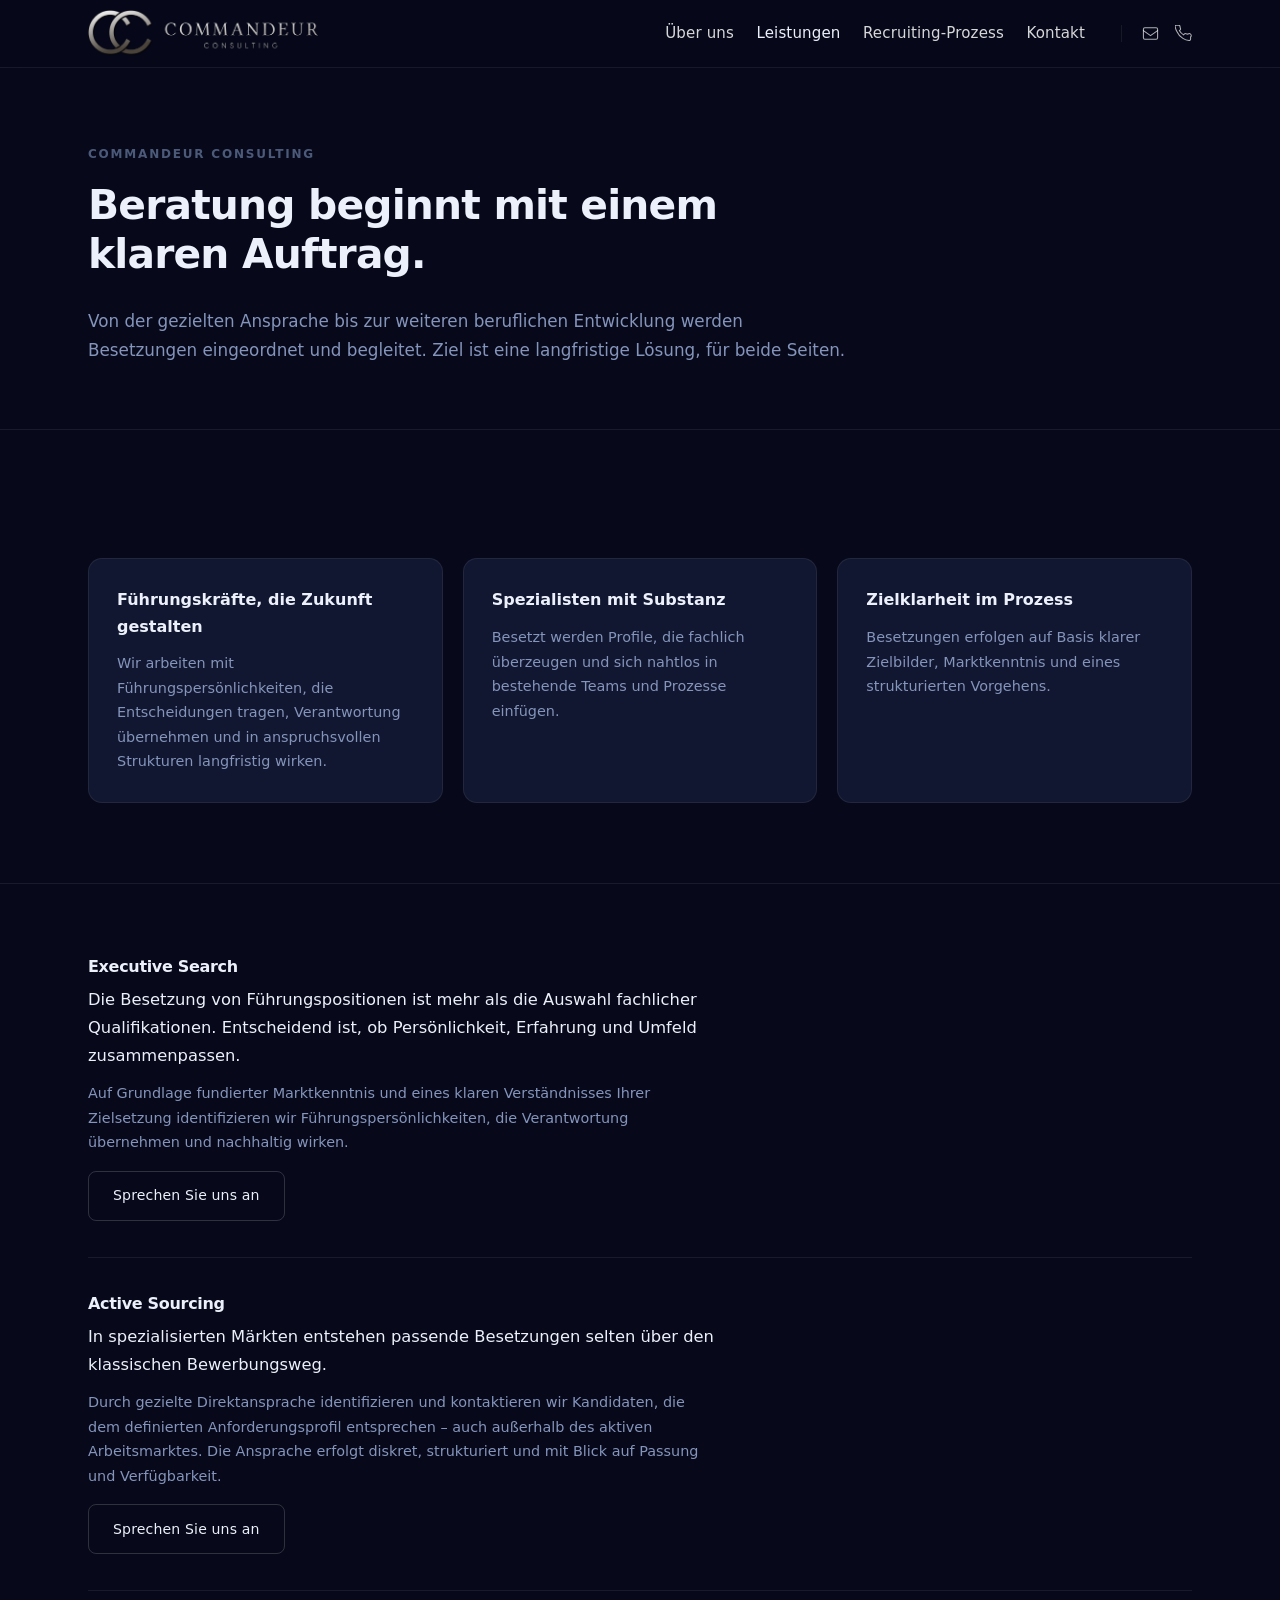
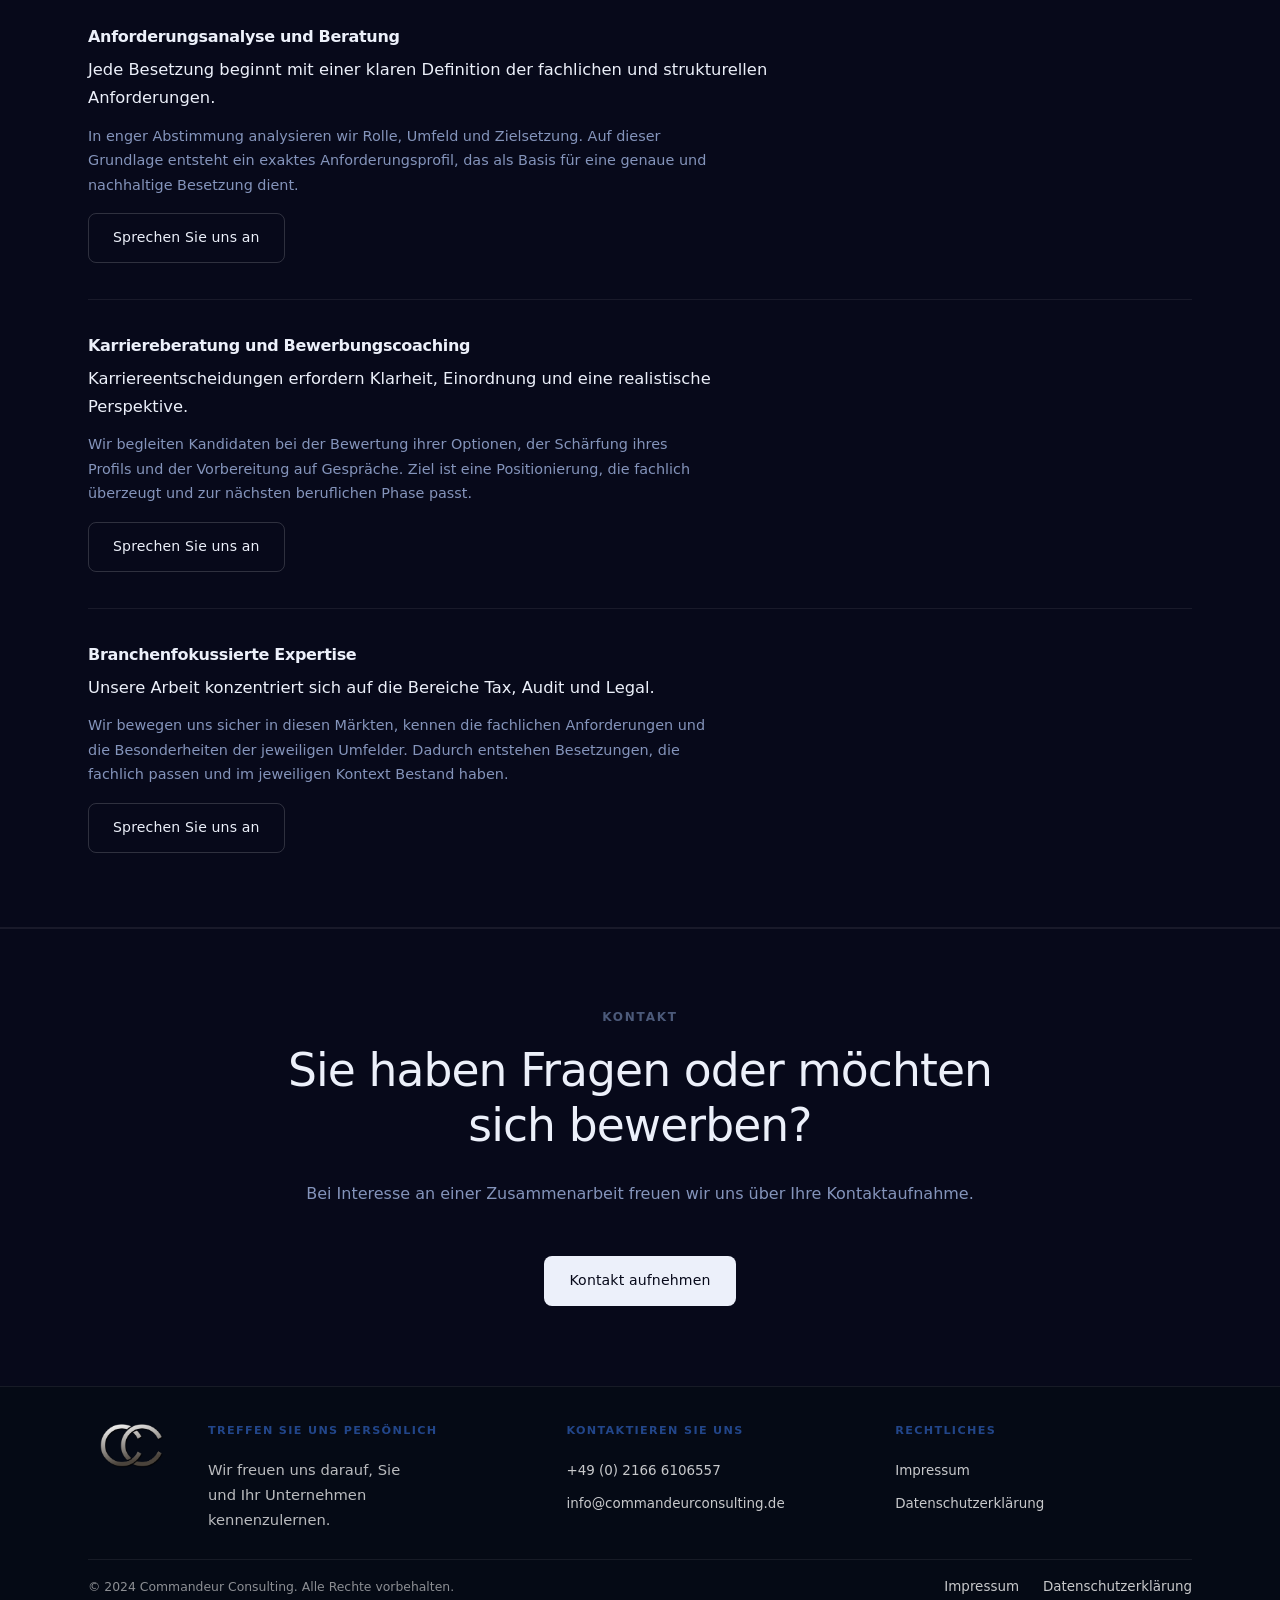
<file: pages/leistungen.html>
<!DOCTYPE html>
<html lang="de">
<head>
  <meta charset="UTF-8">
  <meta name="viewport" content="width=device-width, initial-scale=1.0">
  <title>Leistungen – Commandeur Consulting</title>
  <link rel="stylesheet" href="../frontend/css/styles.css">
</head>
<body class="services-page">

  <!-- Header -->
  <header class="header">
    <div class="container header__inner">
      <a href="../frontend/index.html" class="header__logo" aria-label="Commandeur Consulting Startseite">
        <img src="../frontend/assets/brand/logo-commandeur-consulting.png" alt="Commandeur Consulting" class="header__logo-image">
      </a>
      <nav class="nav" aria-label="Hauptnavigation">
        <ul class="nav__list">
          <li><a href="ueber-uns.html" class="nav__link">Über uns</a></li>
          <li><a href="leistungen.html" class="nav__link">Leistungen</a></li>
          <li><a href="recruiting-prozess.html" class="nav__link">Recruiting-Prozess</a></li>
          <li><a href="kontakt.html" class="nav__link">Kontakt</a></li>
        </ul>
        <div class="nav__contacts">
          <a href="mailto:info@commandeurconsulting.de" class="nav__contact-link" aria-label="E-Mail: info@commandeurconsulting.de">
            <svg width="17" height="17" viewBox="0 0 24 24" fill="none" stroke="currentColor" stroke-width="1.5" stroke-linecap="round" stroke-linejoin="round" aria-hidden="true"><rect x="2" y="4" width="20" height="16" rx="2"/><path d="M2 8l10 7 10-7"/></svg>
          </a>
          <a href="tel:+4921666106557" class="nav__contact-link" aria-label="Telefon: +49 2166 6106557">
            <svg width="17" height="17" viewBox="0 0 24 24" fill="none" stroke="currentColor" stroke-width="1.5" stroke-linecap="round" stroke-linejoin="round" aria-hidden="true"><path d="M22 16.92v3a2 2 0 01-2.18 2 19.79 19.79 0 01-8.63-3.07A19.5 19.5 0 013.07 9.81a19.79 19.79 0 01-3.07-8.63A2 2 0 012 .18h3a2 2 0 012 1.72c.127.96.361 1.903.7 2.81a2 2 0 01-.45 2.11L6.09 7.91a16 16 0 006 6l1.27-1.27a2 2 0 012.11-.45c.907.339 1.85.573 2.81.7A2 2 0 0122 16.92z"/></svg>
          </a>
        </div>
      </nav>
      <button class="burger" aria-label="Navigation öffnen" aria-expanded="false">
        <span class="burger__bar"></span>
        <span class="burger__bar"></span>
        <span class="burger__bar"></span>
      </button>
    </div>
  </header>

  <!-- Mobile Navigation -->
  <div class="mobile-nav" aria-hidden="true">
    <ul class="mobile-nav__list">
      <li><a href="ueber-uns.html" class="mobile-nav__link">Über uns</a></li>
      <li><a href="leistungen.html" class="mobile-nav__link">Leistungen</a></li>
      <li><a href="recruiting-prozess.html" class="mobile-nav__link">Recruiting-Prozess</a></li>
      <li><a href="kontakt.html" class="mobile-nav__link">Kontakt</a></li>
    </ul>
    <div class="mobile-nav__contacts">
      <a href="mailto:info@commandeurconsulting.de" class="mobile-nav__contact">info@commandeurconsulting.de</a>
      <a href="tel:+4921666106557" class="mobile-nav__contact">+49 (0) 2166 6106557</a>
    </div>
  </div>

  <main>

    <!-- Hero -->
    <section class="hero hero--page section">
      <div class="container">
        <div class="hero__inner">
          <span class="kicker">Commandeur Consulting</span>
          <h1 class="hero__h1">Beratung beginnt mit einem klaren Auftrag.</h1>
          <p class="hero__text lead">Von der gezielten Ansprache bis zur weiteren beruflichen Entwicklung werden Besetzungen eingeordnet und begleitet. Ziel ist eine langfristige Lösung, für beide Seiten.</p>
        </div>
      </div>
    </section>

    <!-- Leitkarten -->
    <section class="section leistungen-intro">
      <div class="container">
        <div class="leistungen-leit">
          <div class="leit-card">
            <p class="leit-card__title">Führungskräfte, die Zukunft gestalten</p>
            <p class="leit-card__text">Wir arbeiten mit Führungspersönlichkeiten, die Entscheidungen tragen, Verantwortung übernehmen und in anspruchsvollen Strukturen langfristig wirken.</p>
          </div>
          <div class="leit-card">
            <p class="leit-card__title">Spezialisten mit Substanz</p>
            <p class="leit-card__text">Besetzt werden Profile, die fachlich überzeugen und sich nahtlos in bestehende Teams und Prozesse einfügen.</p>
          </div>
          <div class="leit-card">
            <p class="leit-card__title">Zielklarheit im Prozess</p>
            <p class="leit-card__text">Besetzungen erfolgen auf Basis klarer Zielbilder, Marktkenntnis und eines strukturierten Vorgehens.</p>
          </div>
        </div>
      </div>
    </section>

    <!-- Detailblöcke -->
    <section class="leistungen-detail section">
      <div class="container">
        <div class="detail-block">
          <div class="detail-block__heading">
            <h3 class="detail-block__title">Executive Search</h3>
          </div>
          <div class="detail-block__body">
            <p class="detail-block__text detail-block__text--lead">Die Besetzung von Führungspositionen ist mehr als die Auswahl fachlicher Qualifikationen. Entscheidend ist, ob Persönlichkeit, Erfahrung und Umfeld zusammenpassen.</p>
            <p class="detail-block__text">Auf Grundlage fundierter Marktkenntnis und eines klaren Verständnisses Ihrer Zielsetzung identifizieren wir Führungspersönlichkeiten, die Verantwortung übernehmen und nachhaltig wirken.</p>
            <p class="detail-block__cta"><a href="kontakt.html" class="btn btn--outline">Sprechen Sie uns an</a></p>
          </div>
        </div>
        <div class="detail-block">
          <div class="detail-block__heading">
            <h3 class="detail-block__title">Active Sourcing</h3>
          </div>
          <div class="detail-block__body">
            <p class="detail-block__text detail-block__text--lead">In spezialisierten Märkten entstehen passende Besetzungen selten über den klassischen Bewerbungsweg.</p>
            <p class="detail-block__text">Durch gezielte Direktansprache identifizieren und kontaktieren wir Kandidaten, die dem definierten Anforderungsprofil entsprechen – auch außerhalb des aktiven Arbeitsmarktes. Die Ansprache erfolgt diskret, strukturiert und mit Blick auf Passung und Verfügbarkeit.</p>
            <p class="detail-block__cta"><a href="kontakt.html" class="btn btn--outline">Sprechen Sie uns an</a></p>
          </div>
        </div>
        <div class="detail-block">
          <div class="detail-block__heading">
            <h3 class="detail-block__title">Anforderungsanalyse und Beratung</h3>
          </div>
          <div class="detail-block__body">
            <p class="detail-block__text detail-block__text--lead">Jede Besetzung beginnt mit einer klaren Definition der fachlichen und strukturellen Anforderungen.</p>
            <p class="detail-block__text">In enger Abstimmung analysieren wir Rolle, Umfeld und Zielsetzung. Auf dieser Grundlage entsteht ein exaktes Anforderungsprofil, das als Basis für eine genaue und nachhaltige Besetzung dient.</p>
            <p class="detail-block__cta"><a href="kontakt.html" class="btn btn--outline">Sprechen Sie uns an</a></p>
          </div>
        </div>
        <div class="detail-block">
          <div class="detail-block__heading">
            <h3 class="detail-block__title">Karriereberatung und Bewerbungscoaching</h3>
          </div>
          <div class="detail-block__body">
            <p class="detail-block__text detail-block__text--lead">Karriereentscheidungen erfordern Klarheit, Einordnung und eine realistische Perspektive.</p>
            <p class="detail-block__text">Wir begleiten Kandidaten bei der Bewertung ihrer Optionen, der Schärfung ihres Profils und der Vorbereitung auf Gespräche. Ziel ist eine Positionierung, die fachlich überzeugt und zur nächsten beruflichen Phase passt.</p>
            <p class="detail-block__cta"><a href="kontakt.html" class="btn btn--outline">Sprechen Sie uns an</a></p>
          </div>
        </div>
        <div class="detail-block">
          <div class="detail-block__heading">
            <h3 class="detail-block__title">Branchenfokussierte Expertise</h3>
          </div>
          <div class="detail-block__body">
            <p class="detail-block__text detail-block__text--lead">Unsere Arbeit konzentriert sich auf die Bereiche Tax, Audit und Legal.</p>
            <p class="detail-block__text">Wir bewegen uns sicher in diesen Märkten, kennen die fachlichen Anforderungen und die Besonderheiten der jeweiligen Umfelder. Dadurch entstehen Besetzungen, die fachlich passen und im jeweiligen Kontext Bestand haben.</p>
            <p class="detail-block__cta"><a href="kontakt.html" class="btn btn--outline">Sprechen Sie uns an</a></p>
          </div>
        </div>
      </div>
    </section>

    <!-- CTA -->
    <section class="services-contact section">
      <div class="container">
        <div class="services-contact__intro">
          <span class="services-contact__eyebrow kicker">Kontakt</span>
          <h2 class="services-contact__heading">Sie haben Fragen oder möchten sich bewerben?</h2>
          <p class="services-contact__text">Bei Interesse an einer Zusammenarbeit freuen wir uns über Ihre Kontaktaufnahme.</p>
        </div>
        <div class="services-contact__actions">
          <a href="kontakt.html" class="btn btn--primary">Kontakt aufnehmen</a>
        </div>
      </div>
    </section>

  </main>

  <!-- Footer -->
  <footer class="footer">
    <div class="container">
      <div class="footer__inner">
        <div class="footer__logo-block">
          <img src="../frontend/assets/brand/brand-mark-cc.png" alt="" class="footer__mark-image">
        </div>
        <div>
          <p class="footer__heading">Treffen Sie uns persönlich</p>
          <p class="footer__text">Wir freuen uns darauf, Sie und Ihr Unternehmen kennenzulernen.</p>
        </div>
        <div>
          <p class="footer__heading">Kontaktieren Sie uns</p>
          <ul class="footer__links">
            <li><a href="tel:+4921666106557" class="footer__link">+49 (0) 2166 6106557</a></li>
            <li><a href="mailto:info@commandeurconsulting.de" class="footer__link">info@commandeurconsulting.de</a></li>
          </ul>
        </div>
        <div>
          <p class="footer__heading">Rechtliches</p>
          <ul class="footer__links">
            <li><a href="impressum.html" class="footer__link">Impressum</a></li>
            <li><a href="datenschutz.html" class="footer__link">Datenschutzerklärung</a></li>
          </ul>
        </div>
      </div>
      <div class="footer__bottom">
        <p class="footer__copy">&copy; 2024 Commandeur Consulting. Alle Rechte vorbehalten.</p>
        <nav class="footer__legal" aria-label="Rechtliches">
          <a href="impressum.html" class="footer__link">Impressum</a>
          <a href="datenschutz.html" class="footer__link">Datenschutzerklärung</a>
        </nav>
      </div>
    </div>
  </footer>

  <script src="../frontend/js/main.js"></script>
</body>
</html>
</file>
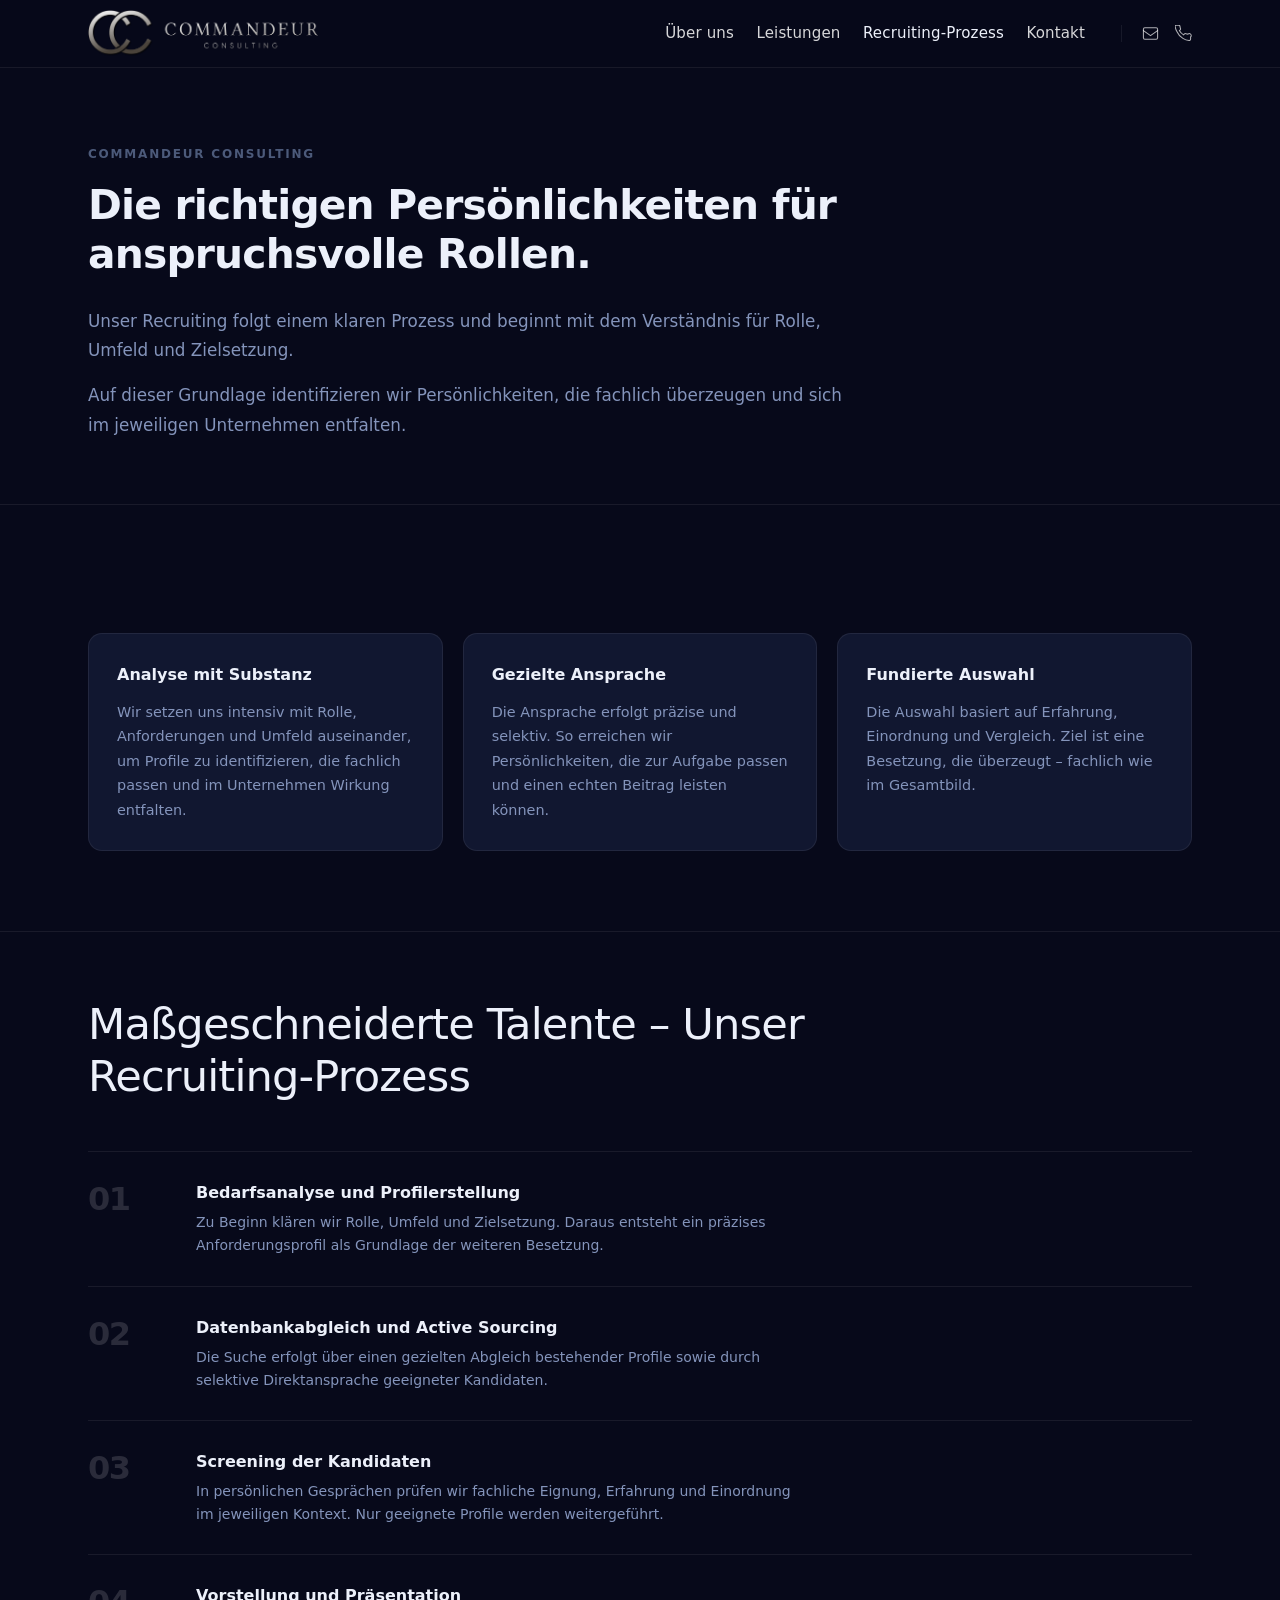
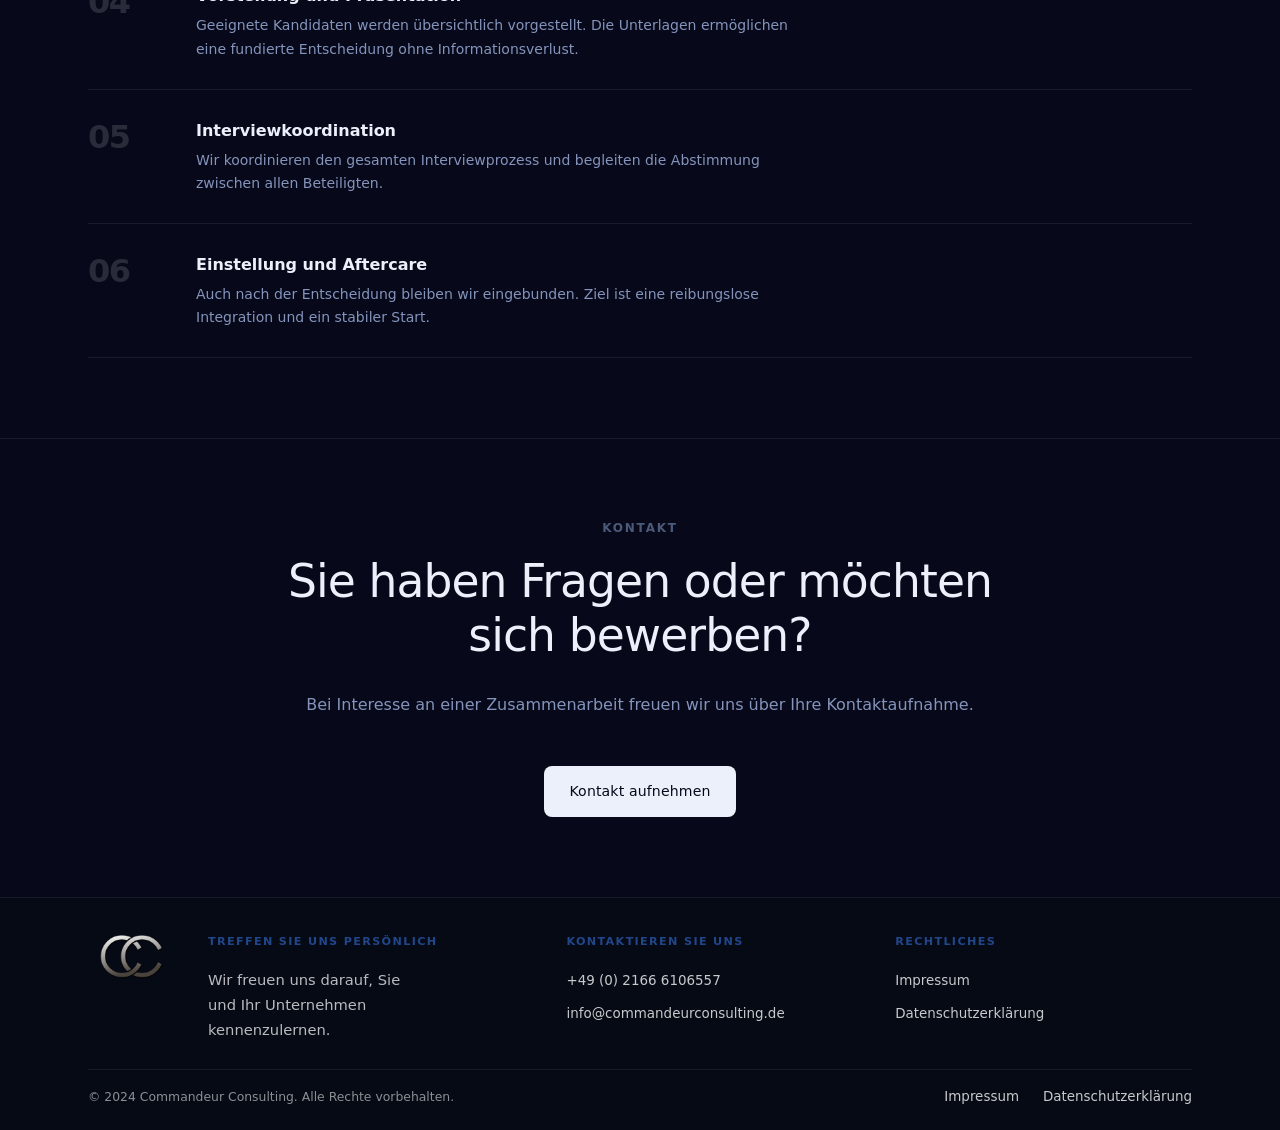
<file: pages/recruiting-prozess.html>
<!DOCTYPE html>
<html lang="de">
<head>
  <meta charset="UTF-8">
  <meta name="viewport" content="width=device-width, initial-scale=1.0">
  <title>Recruiting-Prozess – Commandeur Consulting</title>
  <link rel="stylesheet" href="../frontend/css/styles.css">
</head>
<body class="recruiting-page">

  <!-- Header -->
  <header class="header">
    <div class="container header__inner">
      <a href="../frontend/index.html" class="header__logo" aria-label="Commandeur Consulting Startseite">
        <img src="../frontend/assets/brand/logo-commandeur-consulting.png" alt="Commandeur Consulting" class="header__logo-image">
      </a>
      <nav class="nav" aria-label="Hauptnavigation">
        <ul class="nav__list">
          <li><a href="ueber-uns.html" class="nav__link">Über uns</a></li>
          <li><a href="leistungen.html" class="nav__link">Leistungen</a></li>
          <li><a href="recruiting-prozess.html" class="nav__link">Recruiting-Prozess</a></li>
          <li><a href="kontakt.html" class="nav__link">Kontakt</a></li>
        </ul>
        <div class="nav__contacts">
          <a href="mailto:info@commandeurconsulting.de" class="nav__contact-link" aria-label="E-Mail: info@commandeurconsulting.de">
            <svg width="17" height="17" viewBox="0 0 24 24" fill="none" stroke="currentColor" stroke-width="1.5" stroke-linecap="round" stroke-linejoin="round" aria-hidden="true"><rect x="2" y="4" width="20" height="16" rx="2"/><path d="M2 8l10 7 10-7"/></svg>
          </a>
          <a href="tel:+4921666106557" class="nav__contact-link" aria-label="Telefon: +49 2166 6106557">
            <svg width="17" height="17" viewBox="0 0 24 24" fill="none" stroke="currentColor" stroke-width="1.5" stroke-linecap="round" stroke-linejoin="round" aria-hidden="true"><path d="M22 16.92v3a2 2 0 01-2.18 2 19.79 19.79 0 01-8.63-3.07A19.5 19.5 0 013.07 9.81a19.79 19.79 0 01-3.07-8.63A2 2 0 012 .18h3a2 2 0 012 1.72c.127.96.361 1.903.7 2.81a2 2 0 01-.45 2.11L6.09 7.91a16 16 0 006 6l1.27-1.27a2 2 0 012.11-.45c.907.339 1.85.573 2.81.7A2 2 0 0122 16.92z"/></svg>
          </a>
        </div>
      </nav>
      <button class="burger" aria-label="Navigation öffnen" aria-expanded="false">
        <span class="burger__bar"></span>
        <span class="burger__bar"></span>
        <span class="burger__bar"></span>
      </button>
    </div>
  </header>

  <!-- Mobile Navigation -->
  <div class="mobile-nav" aria-hidden="true">
    <ul class="mobile-nav__list">
      <li><a href="ueber-uns.html" class="mobile-nav__link">Über uns</a></li>
      <li><a href="leistungen.html" class="mobile-nav__link">Leistungen</a></li>
      <li><a href="recruiting-prozess.html" class="mobile-nav__link">Recruiting-Prozess</a></li>
      <li><a href="kontakt.html" class="mobile-nav__link">Kontakt</a></li>
    </ul>
    <div class="mobile-nav__contacts">
      <a href="mailto:info@commandeurconsulting.de" class="mobile-nav__contact">info@commandeurconsulting.de</a>
      <a href="tel:+4921666106557" class="mobile-nav__contact">+49 (0) 2166 6106557</a>
    </div>
  </div>

  <main>

    <!-- Hero -->
    <section class="hero hero--page section">
      <div class="container">
        <div class="hero__inner">
          <span class="kicker">Commandeur Consulting</span>
          <h1 class="hero__h1">Die richtigen Persönlichkeiten für anspruchsvolle Rollen.</h1>
          <p class="hero__text lead">Unser Recruiting folgt einem klaren Prozess und beginnt mit dem Verständnis für Rolle, Umfeld und Zielsetzung.</p>
          <p class="hero__text">Auf dieser Grundlage identifizieren wir Persönlichkeiten, die fachlich überzeugen und sich im jeweiligen Unternehmen entfalten.</p>
        </div>
      </div>
    </section>

    <!-- Leitkarten -->
    <section class="section recruiting-intro">
      <div class="container">
        <div class="recruiting-leit">
          <div class="leit-card">
            <p class="leit-card__title">Analyse mit Substanz</p>
            <p class="leit-card__text">Wir setzen uns intensiv mit Rolle, Anforderungen und Umfeld auseinander, um Profile zu identifizieren, die fachlich passen und im Unternehmen Wirkung entfalten.</p>
          </div>
          <div class="leit-card">
            <p class="leit-card__title">Gezielte Ansprache</p>
            <p class="leit-card__text">Die Ansprache erfolgt präzise und selektiv. So erreichen wir Persönlichkeiten, die zur Aufgabe passen und einen echten Beitrag leisten können.</p>
          </div>
          <div class="leit-card">
            <p class="leit-card__title">Fundierte Auswahl</p>
            <p class="leit-card__text">Die Auswahl basiert auf Erfahrung, Einordnung und Vergleich. Ziel ist eine Besetzung, die überzeugt – fachlich wie im Gesamtbild.</p>
          </div>
        </div>
      </div>
    </section>

    <!-- Prozess -->
    <section class="section recruiting-process">
      <div class="container">
        <div class="recruiting-process__intro">
          <h2 class="recruiting-process__heading">Maßgeschneiderte Talente – Unser Recruiting-Prozess</h2>
        </div>
        <div class="process-list">
          <div class="process-step">
            <span class="process-step__num">01</span>
            <div>
              <p class="process-step__title">Bedarfsanalyse und Profilerstellung</p>
              <p class="process-step__text">Zu Beginn klären wir Rolle, Umfeld und Zielsetzung. Daraus entsteht ein präzises Anforderungsprofil als Grundlage der weiteren Besetzung.</p>
            </div>
          </div>
          <div class="process-step">
            <span class="process-step__num">02</span>
            <div>
              <p class="process-step__title">Datenbankabgleich und Active Sourcing</p>
              <p class="process-step__text">Die Suche erfolgt über einen gezielten Abgleich bestehender Profile sowie durch selektive Direktansprache geeigneter Kandidaten.</p>
            </div>
          </div>
          <div class="process-step">
            <span class="process-step__num">03</span>
            <div>
              <p class="process-step__title">Screening der Kandidaten</p>
              <p class="process-step__text">In persönlichen Gesprächen prüfen wir fachliche Eignung, Erfahrung und Einordnung im jeweiligen Kontext. Nur geeignete Profile werden weitergeführt.</p>
            </div>
          </div>
          <div class="process-step">
            <span class="process-step__num">04</span>
            <div>
              <p class="process-step__title">Vorstellung und Präsentation</p>
              <p class="process-step__text">Geeignete Kandidaten werden übersichtlich vorgestellt. Die Unterlagen ermöglichen eine fundierte Entscheidung ohne Informationsverlust.</p>
            </div>
          </div>
          <div class="process-step">
            <span class="process-step__num">05</span>
            <div>
              <p class="process-step__title">Interviewkoordination</p>
              <p class="process-step__text">Wir koordinieren den gesamten Interviewprozess und begleiten die Abstimmung zwischen allen Beteiligten.</p>
            </div>
          </div>
          <div class="process-step">
            <span class="process-step__num">06</span>
            <div>
              <p class="process-step__title">Einstellung und Aftercare</p>
              <p class="process-step__text">Auch nach der Entscheidung bleiben wir eingebunden. Ziel ist eine reibungslose Integration und ein stabiler Start.</p>
            </div>
          </div>
        </div>
      </div>
    </section>

    <!-- CTA -->
    <section class="services-contact section">
      <div class="container">
        <div class="services-contact__intro">
          <span class="services-contact__eyebrow kicker">Kontakt</span>
          <h2 class="services-contact__heading">Sie haben Fragen oder möchten sich bewerben?</h2>
          <p class="services-contact__text">Bei Interesse an einer Zusammenarbeit freuen wir uns über Ihre Kontaktaufnahme.</p>
        </div>
        <div class="services-contact__actions">
          <a href="kontakt.html" class="btn btn--primary">Kontakt aufnehmen</a>
        </div>
      </div>
    </section>

  </main>

  <!-- Footer -->
  <footer class="footer">
    <div class="container">
      <div class="footer__inner">
        <div class="footer__logo-block">
          <img src="../frontend/assets/brand/brand-mark-cc.png" alt="" class="footer__mark-image">
        </div>
        <div>
          <p class="footer__heading">Treffen Sie uns persönlich</p>
          <p class="footer__text">Wir freuen uns darauf, Sie und Ihr Unternehmen kennenzulernen.</p>
        </div>
        <div>
          <p class="footer__heading">Kontaktieren Sie uns</p>
          <ul class="footer__links">
            <li><a href="tel:+4921666106557" class="footer__link">+49 (0) 2166 6106557</a></li>
            <li><a href="mailto:info@commandeurconsulting.de" class="footer__link">info@commandeurconsulting.de</a></li>
          </ul>
        </div>
        <div>
          <p class="footer__heading">Rechtliches</p>
          <ul class="footer__links">
            <li><a href="impressum.html" class="footer__link">Impressum</a></li>
            <li><a href="datenschutz.html" class="footer__link">Datenschutzerklärung</a></li>
          </ul>
        </div>
      </div>
      <div class="footer__bottom">
        <p class="footer__copy">&copy; 2024 Commandeur Consulting. Alle Rechte vorbehalten.</p>
        <nav class="footer__legal" aria-label="Rechtliches">
          <a href="impressum.html" class="footer__link">Impressum</a>
          <a href="datenschutz.html" class="footer__link">Datenschutzerklärung</a>
        </nav>
      </div>
    </div>
  </footer>

  <script src="../frontend/js/main.js"></script>
</body>
</html>
</file>
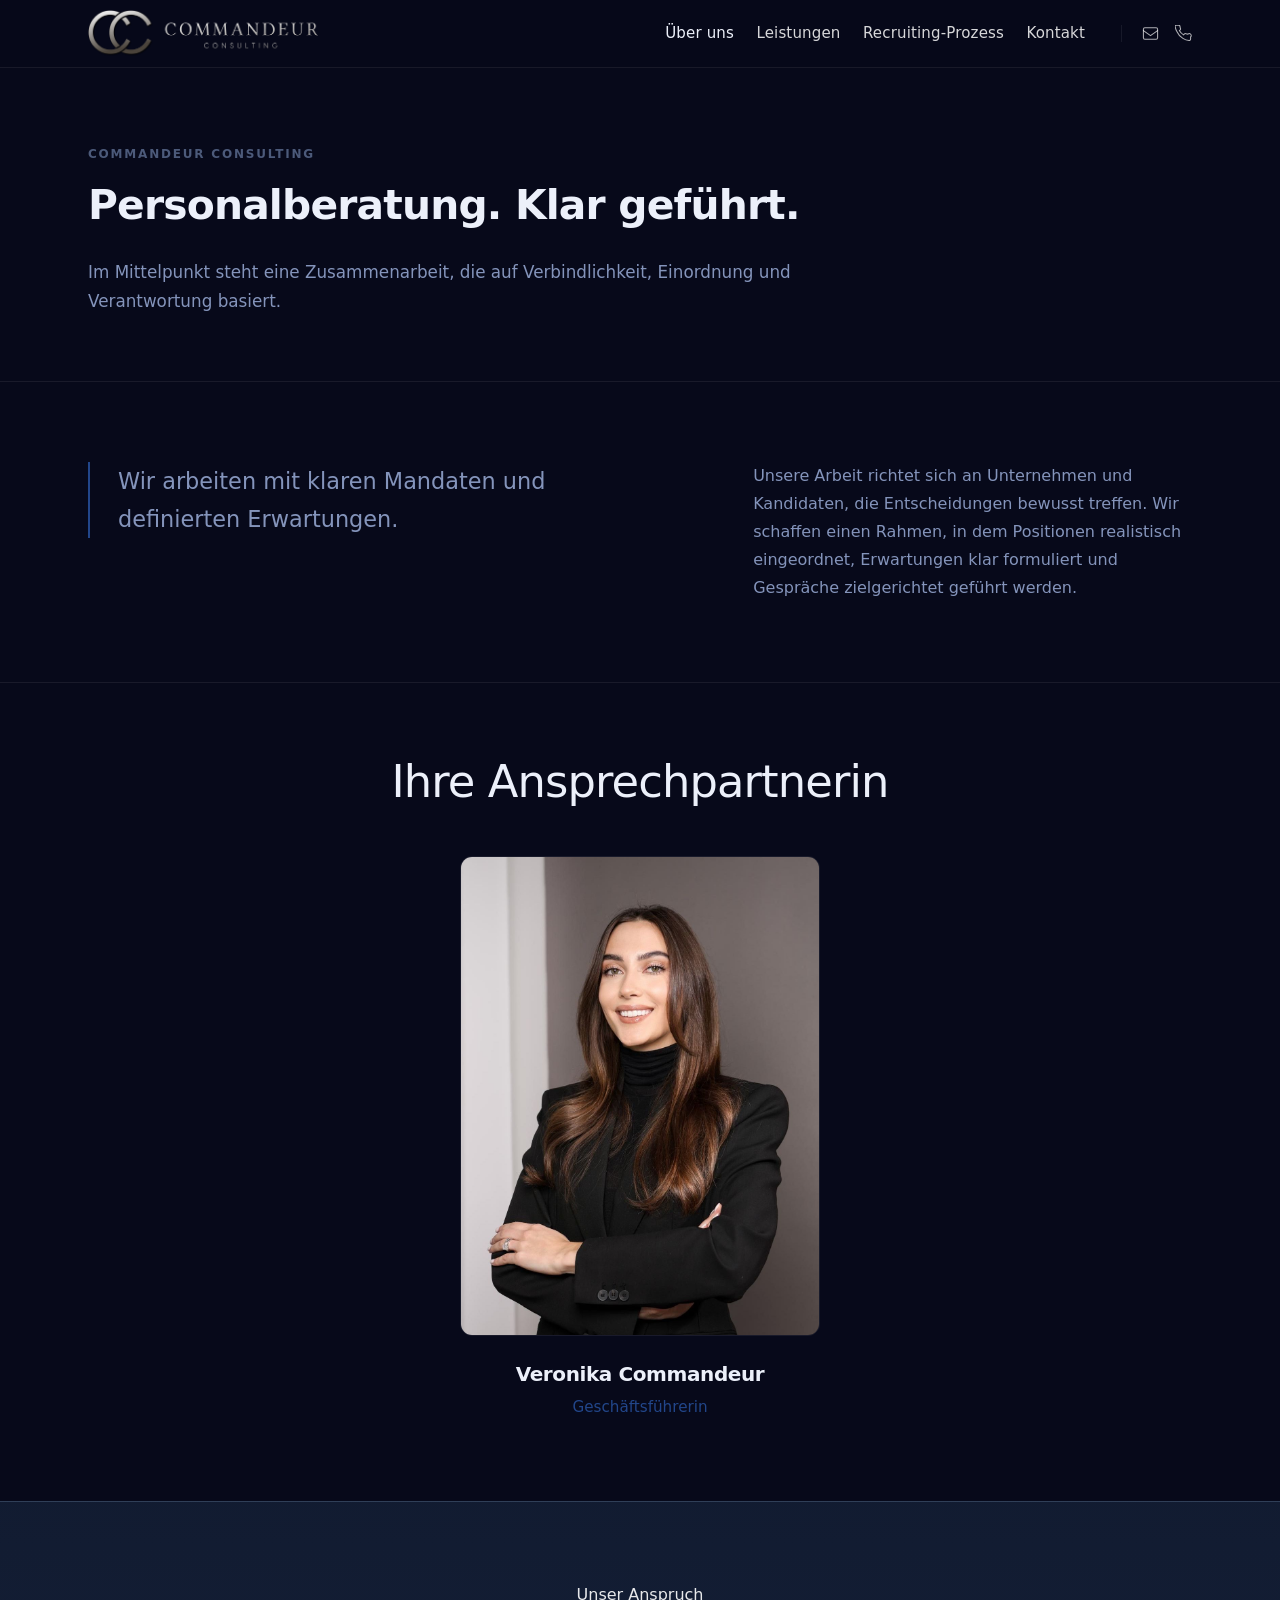
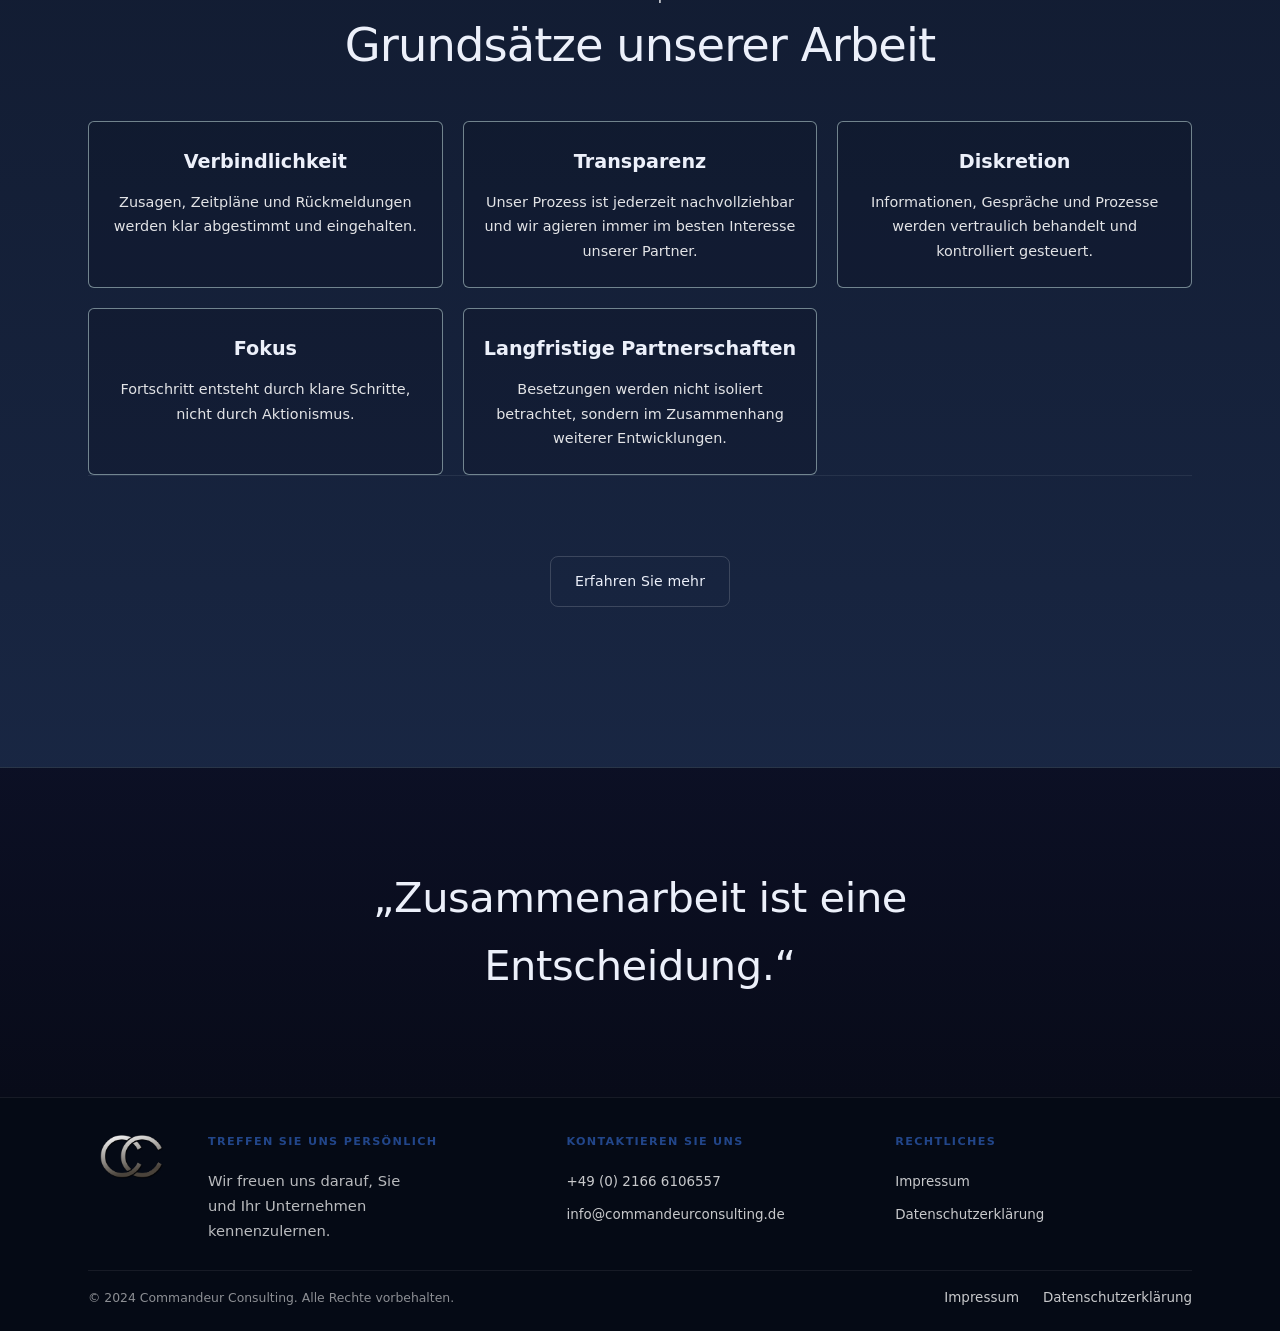
<file: pages/ueber-uns.html>
<!DOCTYPE html>
<html lang="de">
<head>
  <meta charset="UTF-8">
  <meta name="viewport" content="width=device-width, initial-scale=1.0">
  <title>Über uns – Commandeur Consulting</title>
  <link rel="stylesheet" href="../frontend/css/styles.css">
</head>
<body class="about-page">

  <!-- Header -->
  <header class="header">
    <div class="container header__inner">
      <a href="../frontend/index.html" class="header__logo" aria-label="Commandeur Consulting Startseite">
        <img src="../frontend/assets/brand/logo-commandeur-consulting.png" alt="Commandeur Consulting" class="header__logo-image">
      </a>
      <nav class="nav" aria-label="Hauptnavigation">
        <ul class="nav__list">
          <li><a href="ueber-uns.html" class="nav__link">Über uns</a></li>
          <li><a href="leistungen.html" class="nav__link">Leistungen</a></li>
          <li><a href="recruiting-prozess.html" class="nav__link">Recruiting-Prozess</a></li>
          <li><a href="kontakt.html" class="nav__link">Kontakt</a></li>
        </ul>
        <div class="nav__contacts">
          <a href="mailto:info@commandeurconsulting.de" class="nav__contact-link" aria-label="E-Mail: info@commandeurconsulting.de">
            <svg width="17" height="17" viewBox="0 0 24 24" fill="none" stroke="currentColor" stroke-width="1.5" stroke-linecap="round" stroke-linejoin="round" aria-hidden="true"><rect x="2" y="4" width="20" height="16" rx="2"/><path d="M2 8l10 7 10-7"/></svg>
          </a>
          <a href="tel:+4921666106557" class="nav__contact-link" aria-label="Telefon: +49 2166 6106557">
            <svg width="17" height="17" viewBox="0 0 24 24" fill="none" stroke="currentColor" stroke-width="1.5" stroke-linecap="round" stroke-linejoin="round" aria-hidden="true"><path d="M22 16.92v3a2 2 0 01-2.18 2 19.79 19.79 0 01-8.63-3.07A19.5 19.5 0 013.07 9.81a19.79 19.79 0 01-3.07-8.63A2 2 0 012 .18h3a2 2 0 012 1.72c.127.96.361 1.903.7 2.81a2 2 0 01-.45 2.11L6.09 7.91a16 16 0 006 6l1.27-1.27a2 2 0 012.11-.45c.907.339 1.85.573 2.81.7A2 2 0 0122 16.92z"/></svg>
          </a>
        </div>
      </nav>
      <button class="burger" aria-label="Navigation öffnen" aria-expanded="false">
        <span class="burger__bar"></span>
        <span class="burger__bar"></span>
        <span class="burger__bar"></span>
      </button>
    </div>
  </header>

  <!-- Mobile Navigation -->
  <div class="mobile-nav" aria-hidden="true">
    <ul class="mobile-nav__list">
      <li><a href="ueber-uns.html" class="mobile-nav__link">Über uns</a></li>
      <li><a href="leistungen.html" class="mobile-nav__link">Leistungen</a></li>
      <li><a href="recruiting-prozess.html" class="mobile-nav__link">Recruiting-Prozess</a></li>
      <li><a href="kontakt.html" class="mobile-nav__link">Kontakt</a></li>
    </ul>
    <div class="mobile-nav__contacts">
      <a href="mailto:info@commandeurconsulting.de" class="mobile-nav__contact">info@commandeurconsulting.de</a>
      <a href="tel:+4921666106557" class="mobile-nav__contact">+49 (0) 2166 6106557</a>
    </div>
  </div>

  <main>

    <!-- Hero -->
    <section class="hero hero--page section">
      <div class="container">
        <div class="hero__inner">
          <span class="kicker">Commandeur Consulting</span>
          <h1 class="hero__h1">Personalberatung. Klar geführt.</h1>
          <p class="hero__text lead">Im Mittelpunkt steht eine Zusammenarbeit, die auf Verbindlichkeit, Einordnung und Verantwortung basiert.</p>
        </div>
      </div>
    </section>

    <!-- Statement -->
    <section class="about-statement section">
      <div class="container">
        <div class="about-statement__grid">
          <p class="about-statement__text">Wir arbeiten mit klaren Mandaten und definierten Erwartungen.</p>
          <p class="about-statement__detail">Unsere Arbeit richtet sich an Unternehmen und Kandidaten, die Entscheidungen bewusst treffen. Wir schaffen einen Rahmen, in dem Positionen realistisch eingeordnet, Erwartungen klar formuliert und Gespräche zielgerichtet geführt werden.</p>
        </div>
      </div>
    </section>

    <!-- Ansprechpartnerin -->
    <section class="about-contact section">
      <div class="container">
        <div class="about-contact__heading">
          <h2>Ihre Ansprechpartnerin</h2>
        </div>
        <div class="about-person">
          <div class="about-person__card">
            <img src="../frontend/assets/images/veronika-commandeur.jpg" alt="Veronika Commandeur" class="about-person__portrait about-person__photo" loading="lazy">
            <h3 class="about-person__name">Veronika Commandeur</h3>
            <p class="about-person__role">Geschäftsführerin</p>
          </div>
        </div>
      </div>
    </section>

    <!-- Grundsätze -->
    <section class="about-values section">
      <div class="container">
        <div class="about-values__intro">
          <span class="about-values__eyebrow">Unser Anspruch</span>
          <h2 class="about-values__heading">Grundsätze unserer Arbeit</h2>
        </div>
        <div class="about-principles">
          <div class="principle">
            <p class="principle__title">Verbindlichkeit</p>
            <p class="principle__text">Zusagen, Zeitpläne und Rückmeldungen werden klar abgestimmt und eingehalten.</p>
          </div>
          <div class="principle">
            <p class="principle__title">Transparenz</p>
            <p class="principle__text">Unser Prozess ist jederzeit nachvollziehbar und wir agieren immer im besten Interesse unserer Partner.</p>
          </div>
          <div class="principle">
            <p class="principle__title">Diskretion</p>
            <p class="principle__text">Informationen, Gespräche und Prozesse werden vertraulich behandelt und kontrolliert gesteuert.</p>
          </div>
          <div class="principle">
            <p class="principle__title">Fokus</p>
            <p class="principle__text">Fortschritt entsteht durch klare Schritte, nicht durch Aktionismus.</p>
          </div>
          <div class="principle">
            <p class="principle__title">Langfristige Partnerschaften</p>
            <p class="principle__text">Besetzungen werden nicht isoliert betrachtet, sondern im Zusammenhang weiterer Entwicklungen.</p>
          </div>
        </div>
        <div class="cta-section about-values__cta">
          <a href="leistungen.html" class="btn btn--outline">Erfahren Sie mehr</a>
        </div>
      </div>
    </section>

    <!-- Closing -->
    <div class="about-closing">
      <div class="container">
        <p class="about-closing__quote">&bdquo;Zusammenarbeit ist eine Entscheidung.&ldquo;</p>
      </div>
    </div>

  </main>

  <!-- Footer -->
  <footer class="footer">
    <div class="container">
      <div class="footer__inner">
        <div class="footer__logo-block">
          <img src="../frontend/assets/brand/brand-mark-cc.png" alt="" class="footer__mark-image">
        </div>
        <div>
          <p class="footer__heading">Treffen Sie uns persönlich</p>
          <p class="footer__text">Wir freuen uns darauf, Sie und Ihr Unternehmen kennenzulernen.</p>
        </div>
        <div>
          <p class="footer__heading">Kontaktieren Sie uns</p>
          <ul class="footer__links">
            <li><a href="tel:+4921666106557" class="footer__link">+49 (0) 2166 6106557</a></li>
            <li><a href="mailto:info@commandeurconsulting.de" class="footer__link">info@commandeurconsulting.de</a></li>
          </ul>
        </div>
        <div>
          <p class="footer__heading">Rechtliches</p>
          <ul class="footer__links">
            <li><a href="impressum.html" class="footer__link">Impressum</a></li>
            <li><a href="datenschutz.html" class="footer__link">Datenschutzerklärung</a></li>
          </ul>
        </div>
      </div>
      <div class="footer__bottom">
        <p class="footer__copy">&copy; 2024 Commandeur Consulting. Alle Rechte vorbehalten.</p>
        <nav class="footer__legal" aria-label="Rechtliches">
          <a href="impressum.html" class="footer__link">Impressum</a>
          <a href="datenschutz.html" class="footer__link">Datenschutzerklärung</a>
        </nav>
      </div>
    </div>
  </footer>

  <script src="../frontend/js/main.js"></script>
</body>
</html>
</file>
<file: frontend/css/styles.css>
/* ============================================================
   COMMANDEUR CONSULTING – Design System
   ============================================================ */

/* 1. Variables
   ============================================================ */
:root {
  /* Colors */
  --bg-base:       #07091a;
  --bg-surface:    #0c1025;
  --bg-elevated:   #111730;
  --border:        rgba(255, 255, 255, 0.07);
  --border-hover:  rgba(255, 255, 255, 0.16);
  --accent:        #1b3870;
  --accent-mid:    #22468a;
  --text-primary:  #ecf0fa;
  --text-secondary:#8494bb;
  --text-muted:    #4c5a7a;

  /* Typography */
  --font: -apple-system, BlinkMacSystemFont, 'Segoe UI', system-ui, Arial, sans-serif;

  /* Spacing */
  --sp-xs:   0.5rem;
  --sp-sm:   1rem;
  --sp-md:   1.75rem;
  --sp-lg:   3rem;
  --sp-xl:   5rem;
  --sp-2xl:  8rem;

  /* Layout */
  --container: 1160px;
  --header-h:  68px;

  /* Radius */
  --r-pill: 8px;
  --r-sm:   4px;
  --r-md:   8px;
  --r-lg:   14px;

  /* Transitions */
  --tr: 180ms ease;
}

/* 2. Reset
   ============================================================ */
*, *::before, *::after {
  box-sizing: border-box;
  margin: 0;
  padding: 0;
}

html {
  scroll-behavior: smooth;
  -webkit-text-size-adjust: 100%;
}

body {
  font-family: var(--font);
  font-size: 1rem;
  line-height: 1.65;
  background: var(--bg-base);
  color: var(--text-primary);
  -webkit-font-smoothing: antialiased;
  min-height: 100vh;
}

body.home-page {
  background:
    radial-gradient(circle at top right, rgba(39, 52, 80, 0.32), transparent 34%),
    linear-gradient(180deg, #06101f 0%, #07101d 38%, #050915 100%);
}

img, svg { display: block; max-width: 100%; }
a { color: inherit; text-decoration: none; }
ul, ol { list-style: none; }
button { cursor: pointer; font-family: inherit; }
input, textarea, select { font-family: inherit; }

/* 3. Typography
   ============================================================ */
h1, h2, h3, h4 {
  line-height: 1.2;
  font-weight: 600;
  letter-spacing: -0.02em;
  color: var(--text-primary);
}

h1 { font-size: clamp(2rem, 5vw, 3.25rem); }
h2 { font-size: clamp(1.5rem, 3.5vw, 2.25rem); }
h3 { font-size: clamp(1.1rem, 2vw, 1.35rem); }
h4 { font-size: 1rem; font-weight: 600; }

p {
  color: var(--text-secondary);
  max-width: 68ch;
}

.kicker {
  display: inline-block;
  font-size: 0.75rem;
  font-weight: 600;
  letter-spacing: 0.15em;
  text-transform: uppercase;
  color: var(--text-muted);
  margin-bottom: var(--sp-sm);
}

.lead {
  font-size: 1.1rem;
  line-height: 1.7;
  color: var(--text-secondary);
}

/* 4. Layout
   ============================================================ */
.container {
  width: 100%;
  max-width: var(--container);
  margin-inline: auto;
  padding-inline: var(--sp-md);
}

.section {
  padding-block: var(--sp-xl);
}

.section--lg {
  padding-block: var(--sp-2xl);
}

/* 5. Buttons
   ============================================================ */
.btn {
  display: inline-flex;
  align-items: center;
  gap: 0.5rem;
  padding: 0.78rem 1.5rem;
  border-radius: var(--r-pill);
  font-size: 0.88rem;
  font-weight: 500;
  letter-spacing: 0.01em;
  transition: background var(--tr), border-color var(--tr), color var(--tr), opacity var(--tr), transform var(--tr), box-shadow var(--tr);
  white-space: nowrap;
}

.btn--primary {
  background: var(--text-primary);
  color: var(--bg-base);
  border: 1px solid transparent;
  box-shadow: 0 0 0 rgba(0, 0, 0, 0);
}

.btn--primary:hover {
  background: #fff;
  opacity: 0.96;
  transform: translateY(-1px);
  box-shadow: 0 12px 24px rgba(0, 0, 0, 0.14);
}

.btn--outline {
  background: transparent;
  color: var(--text-primary);
  border: 1px solid var(--border-hover);
}

.btn--outline:hover {
  border-color: var(--text-primary);
  background: rgba(255, 255, 255, 0.04);
  transform: translateY(-1px);
  box-shadow: 0 10px 20px rgba(0, 0, 0, 0.08);
}

/* 6. Header & Navigation
   ============================================================ */
.header {
  position: sticky;
  top: 0;
  z-index: 100;
  height: var(--header-h);
  background: rgba(7, 9, 26, 0.92);
  backdrop-filter: blur(12px);
  -webkit-backdrop-filter: blur(12px);
  border-bottom: 1px solid var(--border);
}

.header__inner {
  display: flex;
  align-items: center;
  justify-content: space-between;
  height: 100%;
}

.header__logo {
  display: inline-flex;
  align-items: center;
  color: var(--text-primary);
  flex-shrink: 0;
}

.header__logo-image {
  display: block;
  width: clamp(168px, 22vw, 230px);
  height: auto;
}

.nav {
  display: flex;
  align-items: center;
  gap: 1rem;
}

.nav__list {
  display: flex;
  align-items: center;
  gap: 1.4rem;
}

.nav__link {
  font-size: 0.94rem;
  font-weight: 400;
  color: rgba(255, 255, 255, 0.84);
  letter-spacing: 0.01em;
  transition: color var(--tr);
}

.nav__link:hover,
.nav__link.active {
  color: var(--text-primary);
}

.nav__cta {
  display: inline-flex;
  min-height: 2.5rem;
  padding: 0.58rem 0.92rem;
  margin-left: 0.35rem;
  border-color: var(--border-hover);
  background: transparent;
  color: var(--text-primary);
  font-size: 0.8rem;
  font-weight: 500;
}

.nav__cta:hover {
  border-color: var(--text-primary);
  background: rgba(0, 0, 0, 0.04);
}

/* Nav contact icons */
.nav__contacts {
  display: flex;
  align-items: center;
  gap: 1rem;
  margin-left: 1.25rem;
  padding-left: 1.25rem;
  border-left: 1px solid var(--border);
}

.nav__contact-link {
  display: inline-flex;
  align-items: center;
  color: rgba(255, 255, 255, 0.68);
  transition: color var(--tr);
}

.nav__contact-link:hover {
  color: var(--text-primary);
}

.nav__contact-link svg {
  display: block;
}

/* 7. Burger Menu
   ============================================================ */
.burger {
  display: none;
  flex-direction: column;
  justify-content: center;
  align-items: center;
  gap: 5px;
  width: 40px;
  height: 40px;
  background: none;
  border: none;
  padding: 0;
  z-index: 110;
}

.burger__bar {
  display: block;
  width: 22px;
  height: 1.5px;
  background: var(--text-primary);
  transition: transform var(--tr), opacity var(--tr);
  transform-origin: center;
}

.burger.is-open .burger__bar:nth-child(1) {
  transform: translateY(6.5px) rotate(45deg);
}
.burger.is-open .burger__bar:nth-child(2) {
  opacity: 0;
}
.burger.is-open .burger__bar:nth-child(3) {
  transform: translateY(-6.5px) rotate(-45deg);
}

/* Mobile overlay nav */
.mobile-nav {
  display: none;
  position: fixed;
  inset: 0;
  z-index: 105;
  background: var(--bg-base);
  padding-top: var(--header-h);
  flex-direction: column;
  align-items: center;
  justify-content: center;
  gap: var(--sp-md);
}

.mobile-nav.is-open {
  display: flex;
}

.mobile-nav__list {
  display: flex;
  flex-direction: column;
  align-items: center;
  gap: var(--sp-md);
}

.mobile-nav__link {
  font-size: 1.5rem;
  font-weight: 500;
  color: var(--text-secondary);
  letter-spacing: -0.01em;
  transition: color var(--tr);
}

.mobile-nav__link:hover {
  color: var(--text-primary);
}

.mobile-nav__cta {
  margin-top: var(--sp-md);
}

.mobile-nav__contacts {
  display: flex;
  flex-direction: column;
  align-items: center;
  gap: 0.5rem;
  margin-top: var(--sp-md);
  padding-top: var(--sp-md);
  border-top: 1px solid var(--border);
  width: 100%;
}

.mobile-nav__contact {
  font-size: 0.9rem;
  color: rgba(255, 255, 255, 0.72);
  transition: color var(--tr);
}

.mobile-nav__contact:hover {
  color: var(--text-primary);
}

/* 8. Hero
   ============================================================ */
.hero {
  padding-block: var(--sp-2xl);
}

.hero__inner {
  max-width: 820px;
}

.hero__h1 {
  margin-bottom: var(--sp-md);
}

.hero__tagline {
  font-size: 1.05rem;
  font-weight: 400;
  color: var(--text-secondary);
  padding-bottom: 1.5rem;
  margin-bottom: 1.5rem;
  border-bottom: 1px solid var(--border);
  max-width: 52ch;
}

.hero__text {
  margin-bottom: var(--sp-lg);
  font-size: 1.05rem;
  line-height: 1.75;
}

.hero__actions {
  display: flex;
  flex-wrap: wrap;
  gap: var(--sp-sm);
}

.section--cards {
  padding-top: calc(var(--sp-xl) - 0.75rem);
}

/* Hero – page variant (smaller) */
.hero--page {
  padding-block: 4.5rem 4rem;
  border-bottom: 1px solid var(--border);
}

.hero--page .hero__h1 {
  font-size: clamp(1.9rem, 4vw, 2.55rem);
}

.hero--page .hero__inner {
  max-width: 780px;
}

.hero--page .hero__text {
  max-width: 48rem;
  margin-bottom: 1rem;
}

.hero--page .hero__text:last-of-type {
  margin-bottom: 0;
}

.hero--page .hero__actions {
  margin-top: 1.5rem;
}

/* 9. Cards
   ============================================================ */
.cards {
  display: grid;
  grid-template-columns: repeat(auto-fit, minmax(240px, 1fr));
  gap: 1.25rem;
}

.card {
  background: var(--bg-surface);
  border: 1px solid var(--border);
  border-radius: var(--r-lg);
  padding: var(--sp-md) var(--sp-md) calc(var(--sp-md) + 0.5rem);
  transition: border-color var(--tr), background var(--tr), transform var(--tr), box-shadow var(--tr);
}

.card:hover {
  border-color: var(--border-hover);
  background: var(--bg-elevated);
  transform: translateY(-1px);
  box-shadow: 0 12px 22px rgba(0, 0, 0, 0.14);
}

.card__label {
  font-size: 0.7rem;
  font-weight: 700;
  letter-spacing: 0.15em;
  text-transform: uppercase;
  color: var(--text-muted);
  margin-bottom: 0.75rem;
}

.card__icon {
  display: inline-flex;
  align-items: center;
  justify-content: center;
  width: 3.75rem;
  height: 3.75rem;
  margin: 0 auto 1rem;
}

.card__icon-image {
  width: 100%;
  height: 100%;
  object-fit: contain;
  transition: transform var(--tr), opacity var(--tr), filter var(--tr);
}

.card:hover .card__icon-image {
  transform: translateY(-1px);
  opacity: 0.96;
  filter: drop-shadow(0 6px 14px rgba(0, 0, 0, 0.16));
}

.card__title {
  font-size: 1.05rem;
  font-weight: 600;
  color: var(--text-primary);
  line-height: 1.3;
}

.card__text {
  margin-top: 0.6rem;
  font-size: 0.875rem;
  color: var(--text-secondary);
  max-width: none;
}

/* 10. Statement / Explain Block
   ============================================================ */
.statement {
  background: var(--bg-surface);
  border-top: 1px solid var(--border);
  border-bottom: 1px solid var(--border);
}

.statement__inner {
  max-width: 780px;
}

.statement__quote {
  font-size: clamp(1.15rem, 2.5vw, 1.5rem);
  line-height: 1.65;
  font-weight: 400;
  color: var(--text-secondary);
  border-left: 2px solid var(--accent-mid);
  padding-left: var(--sp-md);
}

/* 11. Contact / Form Section
   ============================================================ */
.contact-section {
  background: var(--bg-surface);
  border-top: 1px solid var(--border);
}

.contact-overview {
  border-top: 1px solid var(--border);
  border-bottom: 1px solid var(--border);
  padding-block: calc(var(--sp-xl) - 0.5rem);
}

.contact-cards {
  display: grid;
  grid-template-columns: repeat(3, 1fr);
  gap: 1.25rem;
}

.contact-card {
  background: var(--bg-elevated);
  border: 1px solid var(--border);
  border-radius: var(--r-lg);
  padding: var(--sp-md);
  min-height: 180px;
  transition: border-color var(--tr), background var(--tr), transform var(--tr);
}

.contact-card:hover {
  border-color: var(--border-hover);
  background: var(--bg-surface);
  transform: translateY(-1px);
}

.contact-card__title {
  font-size: 1.1rem;
  font-weight: 600;
  color: var(--text-primary);
  margin-bottom: 0.85rem;
}

.contact-card__text,
.contact-card__value {
  font-size: 0.95rem;
  color: var(--text-secondary);
  line-height: 1.7;
}

.contact-card__value a:hover {
  color: var(--text-primary);
}

.contact-grid {
  display: grid;
  grid-template-columns: 1fr 1.6fr;
  gap: var(--sp-xl);
  align-items: start;
}

.contact-info__eyebrow {
  display: inline-block;
  margin-bottom: var(--sp-sm);
}

.contact-info__heading {
  margin-bottom: var(--sp-sm);
  font-size: clamp(2rem, 4vw, 2.85rem);
  font-weight: 500;
}

.contact-info__text {
  margin-bottom: var(--sp-lg);
  max-width: 34rem;
}

.contact-data {
  display: flex;
  flex-direction: column;
  gap: 0.75rem;
  margin-bottom: var(--sp-lg);
}

.contact-data__item {
  display: flex;
  flex-direction: column;
  gap: 0.2rem;
}

.contact-data__label {
  font-size: 0.7rem;
  font-weight: 700;
  letter-spacing: 0.12em;
  text-transform: uppercase;
  color: var(--text-muted);
}

.contact-data__value {
  font-size: 0.95rem;
  color: var(--text-secondary);
}

.contact-data__value a:hover {
  color: var(--text-primary);
}

/* 12. Form
   ============================================================ */
.form {
  display: flex;
  flex-direction: column;
  gap: 1rem;
}

.form__row {
  display: grid;
  grid-template-columns: 1fr 1fr;
  gap: 1rem;
}

.form__group {
  display: flex;
  flex-direction: column;
  gap: 0.35rem;
}

.form__label {
  font-size: 0.8rem;
  font-weight: 500;
  color: var(--text-muted);
  letter-spacing: 0.03em;
}

.form__label .req {
  color: var(--text-muted);
  margin-left: 2px;
}

.form__input,
.form__select,
.form__textarea {
  background: var(--bg-elevated);
  border: 1px solid var(--border);
  border-radius: var(--r-md);
  padding: 0.7rem 0.9rem;
  color: var(--text-primary);
  font-size: 0.9rem;
  transition: border-color var(--tr), background var(--tr);
  outline: none;
  width: 100%;
}

.form__input::placeholder,
.form__textarea::placeholder {
  color: var(--text-muted);
}

.form__input:focus,
.form__select:focus,
.form__textarea:focus {
  border-color: var(--border-hover);
  background: var(--bg-surface);
}

.form__input.error,
.form__select.error,
.form__textarea.error {
  border-color: rgba(220, 80, 80, 0.5);
}

.form__select {
  appearance: none;
  -webkit-appearance: none;
  background-image: url("data:image/svg+xml,%3Csvg xmlns='http://www.w3.org/2000/svg' width='12' height='8' viewBox='0 0 12 8'%3E%3Cpath d='M1 1l5 5 5-5' stroke='%234c5a7a' stroke-width='1.5' fill='none' stroke-linecap='round'/%3E%3C/svg%3E");
  background-repeat: no-repeat;
  background-position: right 0.9rem center;
  padding-right: 2.2rem;
  cursor: pointer;
}

.form__select option {
  background: var(--bg-elevated);
  color: var(--text-primary);
}

.form__textarea {
  resize: vertical;
  min-height: 130px;
}

.form__file-wrapper {
  position: relative;
}

.form__file-label {
  display: flex;
  align-items: center;
  gap: 0.6rem;
  background: var(--bg-elevated);
  border: 1px solid var(--border);
  border-radius: var(--r-md);
  padding: 0.7rem 0.9rem;
  font-size: 0.875rem;
  color: var(--text-muted);
  cursor: pointer;
  transition: border-color var(--tr);
}

.form__file-label:hover {
  border-color: var(--border-hover);
  color: var(--text-secondary);
}

.form__file {
  position: absolute;
  inset: 0;
  opacity: 0;
  cursor: pointer;
  width: 100%;
}

.form__file-name {
  font-size: 0.8rem;
  color: var(--text-muted);
  margin-top: 0.3rem;
  padding-left: 0.2rem;
}

.form__checkbox-group {
  display: flex;
  align-items: flex-start;
  gap: 0.75rem;
}

.form__checkbox {
  width: 16px;
  height: 16px;
  flex-shrink: 0;
  margin-top: 2px;
  accent-color: var(--accent-mid);
  cursor: pointer;
}

.form__checkbox-label {
  font-size: 0.825rem;
  color: var(--text-muted);
  line-height: 1.5;
}

.form__checkbox-label a {
  color: var(--text-secondary);
  text-decoration: underline;
  text-underline-offset: 2px;
}

.form__checkbox-label a:hover {
  color: var(--text-primary);
}

.form__error-msg {
  font-size: 0.75rem;
  color: rgba(220, 80, 80, 0.85);
  display: none;
}

.form__error-msg.visible {
  display: block;
}

.form__submit {
  align-self: flex-start;
  margin-top: 0.5rem;
}

.form__static-note {
  display: grid;
  gap: 0.45rem;
  margin-top: 0.9rem;
  padding: 1rem 1.1rem;
  border: 1px solid rgba(17, 23, 48, 0.1);
  border-radius: 8px;
  background: #f6f7f9;
  color: var(--text-secondary);
  max-width: 42rem;
}

.form__static-note strong {
  font-size: 0.78rem;
  font-weight: 700;
  letter-spacing: 0.12em;
  text-transform: uppercase;
  color: var(--text-primary);
}

.form__static-note span {
  font-size: 0.92rem;
  line-height: 1.7;
}

.form__static-note a {
  color: var(--text-primary);
  text-decoration: underline;
  text-underline-offset: 2px;
}

.form__static-note a:hover {
  color: var(--text-primary);
}

/* 13. Footer
   ============================================================ */
.footer {
  background: #050a15;
  border-top: 1px solid var(--border);
  padding-block: 2.2rem 1.35rem;
}

.footer__inner {
  display: grid;
  grid-template-columns: 88px 1.1fr 1fr 1fr;
  gap: 2rem;
  align-items: start;
  padding-bottom: 1.7rem;
  border-bottom: 1px solid var(--border);
}

.footer__logo-block {
  display: flex;
  align-items: flex-start;
  justify-content: center;
}

.footer__mark-image {
  display: block;
  width: 4rem;
  height: auto;
}

.footer__heading {
  font-size: 0.7rem;
  font-weight: 700;
  letter-spacing: 0.12em;
  text-transform: uppercase;
  color: var(--accent-mid);
  margin-bottom: 1rem;
}

.footer__text {
  font-size: 0.92rem;
  line-height: 1.7;
  color: rgba(255, 255, 255, 0.72);
  max-width: 24ch;
}

.footer__links {
  display: flex;
  flex-direction: column;
  gap: 0.42rem;
}

.footer__link {
  font-size: 0.84rem;
  color: rgba(255, 255, 255, 0.78);
  transition: color var(--tr);
}

.footer__link:hover {
  color: var(--text-primary);
}

.footer__bottom {
  display: flex;
  align-items: center;
  justify-content: space-between;
  flex-wrap: wrap;
  gap: var(--sp-sm);
  padding-top: 1rem;
}

.footer__copy {
  font-size: 0.775rem;
  color: rgba(255, 255, 255, 0.54);
  max-width: none;
}

.footer__legal {
  display: flex;
  gap: 1.5rem;
}

/* 14. Page sections
   ============================================================ */

/* Über uns */
.about-statement {
  padding: var(--sp-xl) 0;
  border-bottom: 1px solid var(--border);
}

.about-statement__grid {
  display: grid;
  grid-template-columns: minmax(0, 1.2fr) minmax(0, 0.9fr);
  gap: var(--sp-xl);
  align-items: start;
}

.about-statement__text {
  font-size: clamp(1.15rem, 2vw, 1.4rem);
  font-weight: 400;
  color: var(--text-secondary);
  line-height: 1.7;
  max-width: 72ch;
  border-left: 2px solid var(--accent-mid);
  padding-left: var(--sp-md);
}

.about-statement__detail {
  font-size: 1rem;
  line-height: 1.75;
  max-width: 48ch;
}

.about-principles {
  display: grid;
  grid-template-columns: repeat(auto-fit, minmax(180px, 1fr));
  gap: 1px;
  background: var(--border);
  border: 1px solid var(--border);
  border-radius: var(--r-lg);
  overflow: hidden;
  margin-top: var(--sp-lg);
}

.principle {
  background: var(--bg-surface);
  padding: var(--sp-md);
  transition: background var(--tr);
}

.principle:hover {
  background: var(--bg-elevated);
}

.principle__num {
  font-size: 0.7rem;
  font-weight: 700;
  letter-spacing: 0.1em;
  color: var(--text-muted);
  margin-bottom: 0.5rem;
}

.principle__title {
  font-size: 0.95rem;
  font-weight: 600;
  color: var(--text-primary);
}

.principle__text {
  margin-top: 0.75rem;
  max-width: none;
  font-size: 0.9rem;
  line-height: 1.7;
}

.about-person {
  display: flex;
  justify-content: center;
}

.about-contact {
  padding-top: calc(var(--sp-xl) - 0.5rem);
}

.about-contact__heading {
  text-align: center;
  margin-bottom: var(--sp-lg);
}

.about-contact__heading h2 {
  font-size: clamp(2rem, 3.8vw, 2.8rem);
  font-weight: 500;
}

.about-person__card {
  width: min(100%, 430px);
  text-align: center;
}

.about-person__portrait {
  display: flex;
  align-items: center;
  justify-content: center;
  width: min(100%, 360px);
  aspect-ratio: 0.75;
  margin: 0 auto 1.5rem;
  border-radius: 12px;
  border: 1px solid var(--border);
  background:
    radial-gradient(circle at top, rgba(255, 255, 255, 0.08), transparent 52%),
    linear-gradient(180deg, rgba(255, 255, 255, 0.03), rgba(255, 255, 255, 0.01));
  color: rgba(255, 255, 255, 0.72);
  font-size: clamp(2rem, 6vw, 3.2rem);
  letter-spacing: 0.1em;
}

.about-person__photo {
  display: block;
  object-fit: cover;
  background: none;
  color: inherit;
  font-size: 0;
  letter-spacing: 0;
}

.about-person__name {
  font-size: 1.25rem;
  line-height: 1.4;
}

.about-person__role {
  margin-top: 0.45rem;
  font-size: 0.95rem;
  color: var(--accent-mid);
  max-width: none;
}

.about-values {
  background: linear-gradient(180deg, rgba(18, 28, 49, 0.98) 0%, rgba(25, 39, 67, 0.98) 100%);
  border-top: 1px solid rgba(209, 238, 235, 0.12);
  border-bottom: 1px solid rgba(209, 238, 235, 0.12);
}

.about-values__intro {
  text-align: center;
  margin-bottom: var(--sp-lg);
}

.about-values__eyebrow {
  display: block;
  margin-bottom: 0.6rem;
  font-size: 1rem;
  color: rgba(255, 255, 255, 0.9);
}

.about-values__heading {
  font-size: clamp(2rem, 4vw, 2.9rem);
  font-weight: 500;
}

.about-values .about-principles {
  grid-template-columns: repeat(3, minmax(0, 1fr));
  gap: 1.25rem;
  background: transparent;
  border: 0;
  border-radius: 0;
  margin-top: 0;
}

.about-values .principle {
  border: 1px solid rgba(209, 238, 235, 0.5);
  border-radius: 6px;
  background: rgba(7, 12, 24, 0.16);
  text-align: center;
  padding: 1.5rem 1.25rem;
}

.about-values .principle__title {
  font-size: 1.2rem;
}

.about-values .principle__text {
  color: rgba(255, 255, 255, 0.88);
}

.about-values .principle__num {
  display: none;
}

.about-values__cta {
  border-top: 0;
  padding-block: 2rem 0;
}

.about-closing {
  background: linear-gradient(180deg, rgba(12, 16, 37, 0.96) 0%, rgba(8, 11, 25, 1) 100%);
  padding-block: 6rem;
  text-align: center;
}

.about-closing__quote {
  font-size: clamp(2rem, 4vw, 2.6rem);
  font-weight: 500;
  color: var(--text-primary);
  font-style: normal;
  letter-spacing: -0.01em;
  max-width: 26ch;
  margin: 0 auto;
}

/* Leistungen */
.leistungen-intro {
  border-bottom: 1px solid var(--border);
  padding-bottom: var(--sp-xl);
}

.leistungen-leit {
  display: grid;
  grid-template-columns: repeat(3, 1fr);
  gap: 1.25rem;
  margin-top: var(--sp-lg);
}

.leit-card {
  background: var(--bg-elevated);
  border: 1px solid var(--border);
  border-radius: var(--r-lg);
  padding: var(--sp-md);
  transition: border-color var(--tr), background var(--tr), transform var(--tr);
}

.leit-card:hover {
  border-color: var(--border-hover);
  background: var(--bg-surface);
  transform: translateY(-1px);
}

.leit-card__num {
  font-size: 0.7rem;
  font-weight: 700;
  letter-spacing: 0.15em;
  text-transform: uppercase;
  color: var(--text-muted);
  margin-bottom: 0.75rem;
}

.leit-card__title {
  font-size: 1rem;
  font-weight: 600;
  color: var(--text-primary);
}

.leit-card__text {
  margin-top: 0.7rem;
  max-width: none;
  font-size: 0.9rem;
  line-height: 1.7;
  color: var(--text-secondary);
}

.leistungen-detail {
  border-bottom: 1px solid var(--border);
  padding-block: calc(var(--sp-xl) - 0.4rem);
}

.detail-block {
  display: block;
  padding-block: 2.25rem;
  border-bottom: 1px solid var(--border);
  transition: border-color var(--tr), background var(--tr);
}

.detail-block:hover {
  border-color: var(--border-hover);
  background: var(--bg-surface);
}

.detail-block__heading {
  max-width: none;
  margin-bottom: 0.6rem;
}

.detail-block__body {
  max-width: 760px;
}

.detail-block:first-child {
  padding-top: 0;
}

.detail-block:last-child {
  border-bottom: none;
  padding-bottom: 0;
}

.detail-block__title {
  font-size: 1rem;
  font-weight: 600;
  color: var(--text-primary);
}

.detail-block__text {
  font-size: 0.9rem;
  color: var(--text-secondary);
  line-height: 1.7;
}

.detail-block__text + .detail-block__text {
  margin-top: 0.75rem;
}

.detail-block__text--lead {
  font-size: 1.02rem;
  color: var(--text-primary);
}

.detail-block__cta {
  margin-top: 1rem;
}

.services-contact {
  border-top: 1px solid var(--border);
  text-align: center;
  padding-top: calc(var(--sp-xl) - 0.35rem);
}

.services-contact__intro {
  max-width: 760px;
  margin: 0 auto;
}

.services-contact__heading {
  margin-bottom: var(--sp-md);
  font-size: clamp(2rem, 4vw, 2.85rem);
  font-weight: 500;
}

.services-contact__text {
  margin: 0 auto var(--sp-lg);
  font-size: 1rem;
}

.services-contact__actions {
  display: flex;
  justify-content: center;
}

/* Recruiting process */
.recruiting-intro {
  border-bottom: 1px solid var(--border);
  padding-bottom: var(--sp-xl);
}

.recruiting-leit {
  display: grid;
  grid-template-columns: repeat(3, 1fr);
  gap: 1.25rem;
  margin-top: var(--sp-lg);
}

.recruiting-process {
  padding-top: calc(var(--sp-xl) - 0.8rem);
}

.recruiting-process__intro {
  max-width: 720px;
}

.recruiting-process__heading {
  font-size: clamp(2rem, 4vw, 2.7rem);
  font-weight: 500;
  color: var(--text-primary);
}

.process-list {
  display: flex;
  flex-direction: column;
  gap: 0;
  margin-top: var(--sp-lg);
  border-top: 1px solid var(--border);
}

.process-step {
  display: grid;
  grid-template-columns: 80px 1fr;
  gap: var(--sp-md);
  padding-block: var(--sp-md);
  border-bottom: 1px solid var(--border);
  transition: background var(--tr);
}

.process-step:hover {
  background: var(--bg-surface);
}

.process-step__num {
  font-size: 2rem;
  font-weight: 700;
  color: rgba(255, 255, 255, 0.14);
  letter-spacing: -0.05em;
  line-height: 1;
  padding-top: 0.2rem;
}

.process-step__title {
  font-size: 1rem;
  font-weight: 600;
  color: var(--text-primary);
  margin-bottom: 0.3rem;
}

.process-step__text {
  font-size: 0.875rem;
  color: var(--text-secondary);
}

/* CTA section */
.cta-section {
  border-top: 1px solid var(--border);
  padding-block: var(--sp-xl);
  text-align: center;
}

.cta-section__heading {
  margin-bottom: var(--sp-md);
}

.cta-section__text {
  margin: 0 auto var(--sp-lg);
  font-size: 1rem;
}

/* 15. Legal pages
   ============================================================ */
.legal-content {
  max-width: 740px;
  padding-block: var(--sp-xl);
}

.legal-content h1 {
  font-size: 1.75rem;
  margin-bottom: var(--sp-lg);
}

.legal-content h2 {
  font-size: 1.15rem;
  font-weight: 600;
  margin-top: var(--sp-lg);
  margin-bottom: var(--sp-sm);
  color: var(--text-primary);
}

.legal-content h2:first-of-type {
  margin-top: 0;
}

.legal-content h3 {
  font-size: 0.95rem;
  font-weight: 600;
  margin-top: var(--sp-md);
  margin-bottom: 0.5rem;
  color: var(--text-secondary);
}

.legal-content p {
  font-size: 0.9rem;
  color: var(--text-secondary);
  margin-bottom: 0.75rem;
}

.legal-content p:last-child {
  margin-bottom: 0;
}

.legal-content a {
  color: var(--text-secondary);
  text-decoration: underline;
  text-underline-offset: 2px;
}

.legal-content a:hover {
  color: var(--text-primary);
}

/* Homepage parity adjustments
   ============================================================ */
.home-page {
  --bg-base: #050a15;
  --bg-surface: #091121;
  --bg-elevated: #0d1728;
  --border: rgba(209, 238, 235, 0.16);
  --border-hover: rgba(209, 238, 235, 0.34);
  --accent: #7fb7d8;
  --accent-mid: #d1eeeb;
  --text-primary: #f4f6fb;
  --text-secondary: rgba(255, 255, 255, 0.8);
  --text-muted: rgba(209, 238, 235, 0.64);
  --container: 1200px;
  --header-h: 92px;
  --r-md: 6px;
  --r-lg: 6px;
}

.home-page .container {
  padding-inline: 2rem;
}

.home-page .section {
  padding-block: 4.5rem;
}

.home-page .section--lg {
  padding-block: 8rem 5.75rem;
}

.home-page .header {
  position: absolute;
  width: 100%;
  height: var(--header-h);
  background: transparent;
  border-bottom: none;
  backdrop-filter: none;
  -webkit-backdrop-filter: none;
}

.home-page .header__inner {
  padding-top: 1rem;
}

.home-page .hero {
  position: relative;
  overflow: hidden;
}

.home-page .hero::before {
  content: "";
  position: absolute;
  inset: 0;
  background:
    linear-gradient(180deg, rgba(5, 10, 21, 0.08) 0%, rgba(5, 10, 21, 0.55) 100%),
    radial-gradient(circle at 88% 16%, rgba(127, 183, 216, 0.16), transparent 28%);
  pointer-events: none;
}

.home-page .hero::after {
  content: "";
  position: absolute;
  top: 0;
  right: 0;
  width: 50%;
  height: 110%;
  background: linear-gradient(145deg, rgba(27, 56, 112, 0.48) 0%, rgba(19, 42, 95, 0.28) 100%);
  clip-path: polygon(22% 0%, 100% 0%, 100% 100%, 0% 100%);
  pointer-events: none;
}

.home-page .hero .container {
  position: relative;
  z-index: 1;
}

.home-page .hero__inner {
  max-width: 70rem;
}

.home-page .kicker {
  margin-bottom: 1.15rem;
  font-size: 0.92rem;
  letter-spacing: 0.12em;
  color: var(--accent-mid);
}

.home-page .hero__h1 {
  max-width: 20ch;
  margin-bottom: 1.1rem;
  font-size: clamp(2.8rem, 6vw, 4.4rem);
  line-height: 1.06;
  font-weight: 700;
  letter-spacing: 0.06em;
  text-transform: uppercase;
}

.home-page .hero__text {
  max-width: 57ch;
  margin-bottom: 2rem;
  font-size: 1.1rem;
  line-height: 1.72;
  color: rgba(255, 255, 255, 0.86);
}

.home-page .btn {
  min-height: 3rem;
  padding: 0.8rem 1.5rem;
  border-radius: 6px;
  font-size: 0.92rem;
  font-weight: 600;
  letter-spacing: 0.02em;
}

.home-page .btn--primary {
  background: var(--accent-mid);
  color: #07101d;
}

.home-page .btn--primary:hover {
  background: #e2f6f2;
  box-shadow: 0 18px 30px rgba(0, 0, 0, 0.2);
}

.home-page .btn--outline {
  border-color: rgba(209, 238, 235, 0.34);
  background: rgba(255, 255, 255, 0.02);
}

.home-page .cards {
  grid-template-columns: repeat(4, minmax(0, 1fr));
  gap: 0;
  border: 1px solid var(--border);
  background: rgba(209, 238, 235, 0.08);
  max-width: 1120px;
  margin: 0 auto;
}

.home-page .card {
  min-height: 18rem;
  border: 0;
  border-radius: 0;
  padding: 2.15rem 1.5rem 2rem;
  background: var(--bg-surface);
  text-align: center;
}

.home-page .card:not(:last-child) {
  border-right: 1px solid var(--border);
}

.home-page .card:hover {
  background: #0c1728;
  box-shadow: inset 0 0 0 1px rgba(209, 238, 235, 0.28);
}

.home-page .card__title {
  font-size: 1.26rem;
  line-height: 1.18;
}

.home-page .card__text {
  margin-top: 0.9rem;
  font-size: 0.96rem;
  line-height: 1.7;
  color: rgba(255, 255, 255, 0.74);
}

.home-page .statement {
  background: rgba(9, 17, 33, 0.72);
  border-top: 1px solid var(--border);
  border-bottom: 1px solid var(--border);
  position: relative;
}

.home-page .statement__inner {
  max-width: 58rem;
  margin: 0 auto;
}

.home-page .statement__quote {
  border-left: none;
  padding-left: 0;
  font-size: clamp(1.35rem, 2.2vw, 1.9rem);
  line-height: 1.56;
  color: rgba(255, 255, 255, 0.82);
  text-align: center;
}

.home-page .contact-section {
  background: linear-gradient(180deg, rgba(9, 17, 33, 0.98) 0%, rgba(7, 12, 24, 0.98) 100%);
  border-top: 1px solid var(--border);
  position: relative;
  padding-top: 5.4rem;
}

.home-page .contact-section::before {
  content: "";
  position: absolute;
  top: 0;
  left: 50%;
  width: 4.6rem;
  height: 0.95rem;
  transform: translate(-50%, -50%);
  background: linear-gradient(180deg, rgba(213, 239, 235, 0.95) 0%, rgba(213, 239, 235, 0.72) 100%);
  clip-path: polygon(0 0, 50% 100%, 100% 0);
}

.home-page .contact-section__intro {
  max-width: 50rem;
  margin: 0 auto 2.5rem;
  text-align: center;
}

.home-page .contact-section__eyebrow {
  margin-bottom: 0.9rem;
}

.home-page .contact-section__heading {
  max-width: 12ch;
  margin: 0 auto 1rem;
  font-size: clamp(2.2rem, 4vw, 2.85rem);
  line-height: 1.02;
  font-weight: 500;
}

.home-page .contact-section__lead {
  max-width: 44rem;
  margin: 0 auto;
  font-size: 1.05rem;
  color: rgba(255, 255, 255, 0.84);
}

.home-page .contact-grid {
  grid-template-columns: 1fr;
  gap: 0;
  max-width: 1120px;
  margin: 0 auto;
}

.home-page .contact-form {
  padding: 1.7rem;
  border: 1px solid var(--border);
  background: rgba(255, 255, 255, 0.03);
}

.home-page .form__row:first-child {
  grid-template-columns: 1fr 1fr 1fr;
}

.home-page .form__row + .form__row {
  grid-template-columns: 1fr;
}

.home-page .form__label,
.home-page .contact-data__label,
.home-page .footer__heading {
  color: var(--accent-mid);
}

.home-page .form__input,
.home-page .form__select,
.home-page .form__textarea,
.home-page .form__file-label {
  border-color: rgba(209, 238, 235, 0.24);
  background: rgba(255, 255, 255, 0.05);
}

@media (max-width: 1024px) {
  .home-page .header {
    position: sticky;
    background: rgba(5, 10, 21, 0.94);
    border-bottom: 1px solid var(--border);
    backdrop-filter: blur(12px);
    -webkit-backdrop-filter: blur(12px);
  }

  .home-page .header__inner {
    padding-top: 0;
  }

  .home-page .card {
    border-bottom: 1px solid var(--border);
  }

  .home-page .card:not(:last-child) {
    border-right: 0;
  }

  .home-page .cards {
    grid-template-columns: repeat(2, minmax(0, 1fr));
  }

  .home-page .form__row:first-child {
    grid-template-columns: 1fr 1fr;
  }

  .footer__inner {
    grid-template-columns: 88px 1fr 1fr;
  }
}

@media (max-width: 800px) {
  .nav__cta {
    display: inline-flex;
  }

  .mobile-nav {
    background: rgba(5, 10, 21, 0.98);
  }

  .mobile-nav__link {
    font-size: 1.35rem;
    color: rgba(255, 255, 255, 0.88);
  }

  .footer__inner {
    grid-template-columns: 1fr;
    gap: 1.4rem;
  }

  .footer__logo-block {
    justify-content: flex-start;
  }
}

@media (max-width: 640px) {
  .home-page .container {
    padding-inline: 1rem;
  }

  .home-page .section--lg {
    padding-block: 6.5rem 4.5rem;
  }

  .home-page .hero__h1 {
    max-width: 11ch;
  }

  .home-page .hero__text {
    font-size: 1rem;
  }

  .home-page .cards {
    grid-template-columns: 1fr;
  }

  .home-page .card {
    min-height: auto;
  }

  .home-page .card__icon {
    margin-bottom: 0.85rem;
  }

  .home-page .contact-section {
    padding-top: 4.8rem;
  }

  .home-page .contact-section__heading {
    font-size: clamp(1.9rem, 8vw, 2.4rem);
  }

  .home-page .contact-section__lead {
    font-size: 0.98rem;
  }

  .home-page .contact-form {
    padding: 1rem;
  }

  .home-page .form__row:first-child {
    grid-template-columns: 1fr;
  }
}

/* 16. Utilities
   ============================================================ */
.divider {
  height: 1px;
  background: var(--border);
  border: none;
  margin: 0;
}

.text-muted { color: var(--text-muted); }
.text-secondary { color: var(--text-secondary); }
.mt-sm { margin-top: var(--sp-sm); }
.mt-md { margin-top: var(--sp-md); }
.mt-lg { margin-top: var(--sp-lg); }

/* 17. Responsive
   ============================================================ */
@media (max-width: 900px) {
  .nav__list,
  .nav__cta,
  .nav__contacts {
    display: none;
  }

  .burger {
    display: flex;
  }

  .contact-grid {
    grid-template-columns: 1fr;
    gap: var(--sp-lg);
  }

  .contact-cards {
    grid-template-columns: 1fr;
  }

  .footer__inner {
    grid-template-columns: 88px 1fr 1fr;
  }

  .leistungen-leit {
    grid-template-columns: 1fr;
  }

  .recruiting-leit {
    grid-template-columns: 1fr;
  }

  .about-person {
    justify-content: stretch;
  }

  .about-statement__grid {
    grid-template-columns: 1fr;
    gap: var(--sp-lg);
  }

  .about-values .about-principles {
    grid-template-columns: 1fr;
  }

  .detail-block {
    grid-template-columns: 1fr;
    gap: var(--sp-sm);
  }
}

@media (max-width: 640px) {
  :root {
    --sp-xl:  3.5rem;
    --sp-2xl: 5rem;
  }

  .header__logo-image {
    width: clamp(150px, 44vw, 176px);
  }

  .hero--page {
    padding-block: 3.75rem 3.25rem;
  }

  .cards {
    grid-template-columns: 1fr;
  }

  .form__row {
    grid-template-columns: 1fr;
  }

  .footer__inner {
    grid-template-columns: 1fr;
  }

  .footer__bottom {
    flex-direction: column;
    align-items: flex-start;
  }

  .about-principles {
    grid-template-columns: 1fr 1fr;
  }

  .about-values .about-principles {
    grid-template-columns: 1fr;
  }

  .process-step {
    grid-template-columns: 56px 1fr;
  }

  .process-step__num {
    font-size: 1.5rem;
  }

  .cta-section {
    text-align: left;
  }

  .cta-section__text {
    margin-inline: 0;
  }

  .home-page .hero::after {
    display: none;
  }
}
</file>
